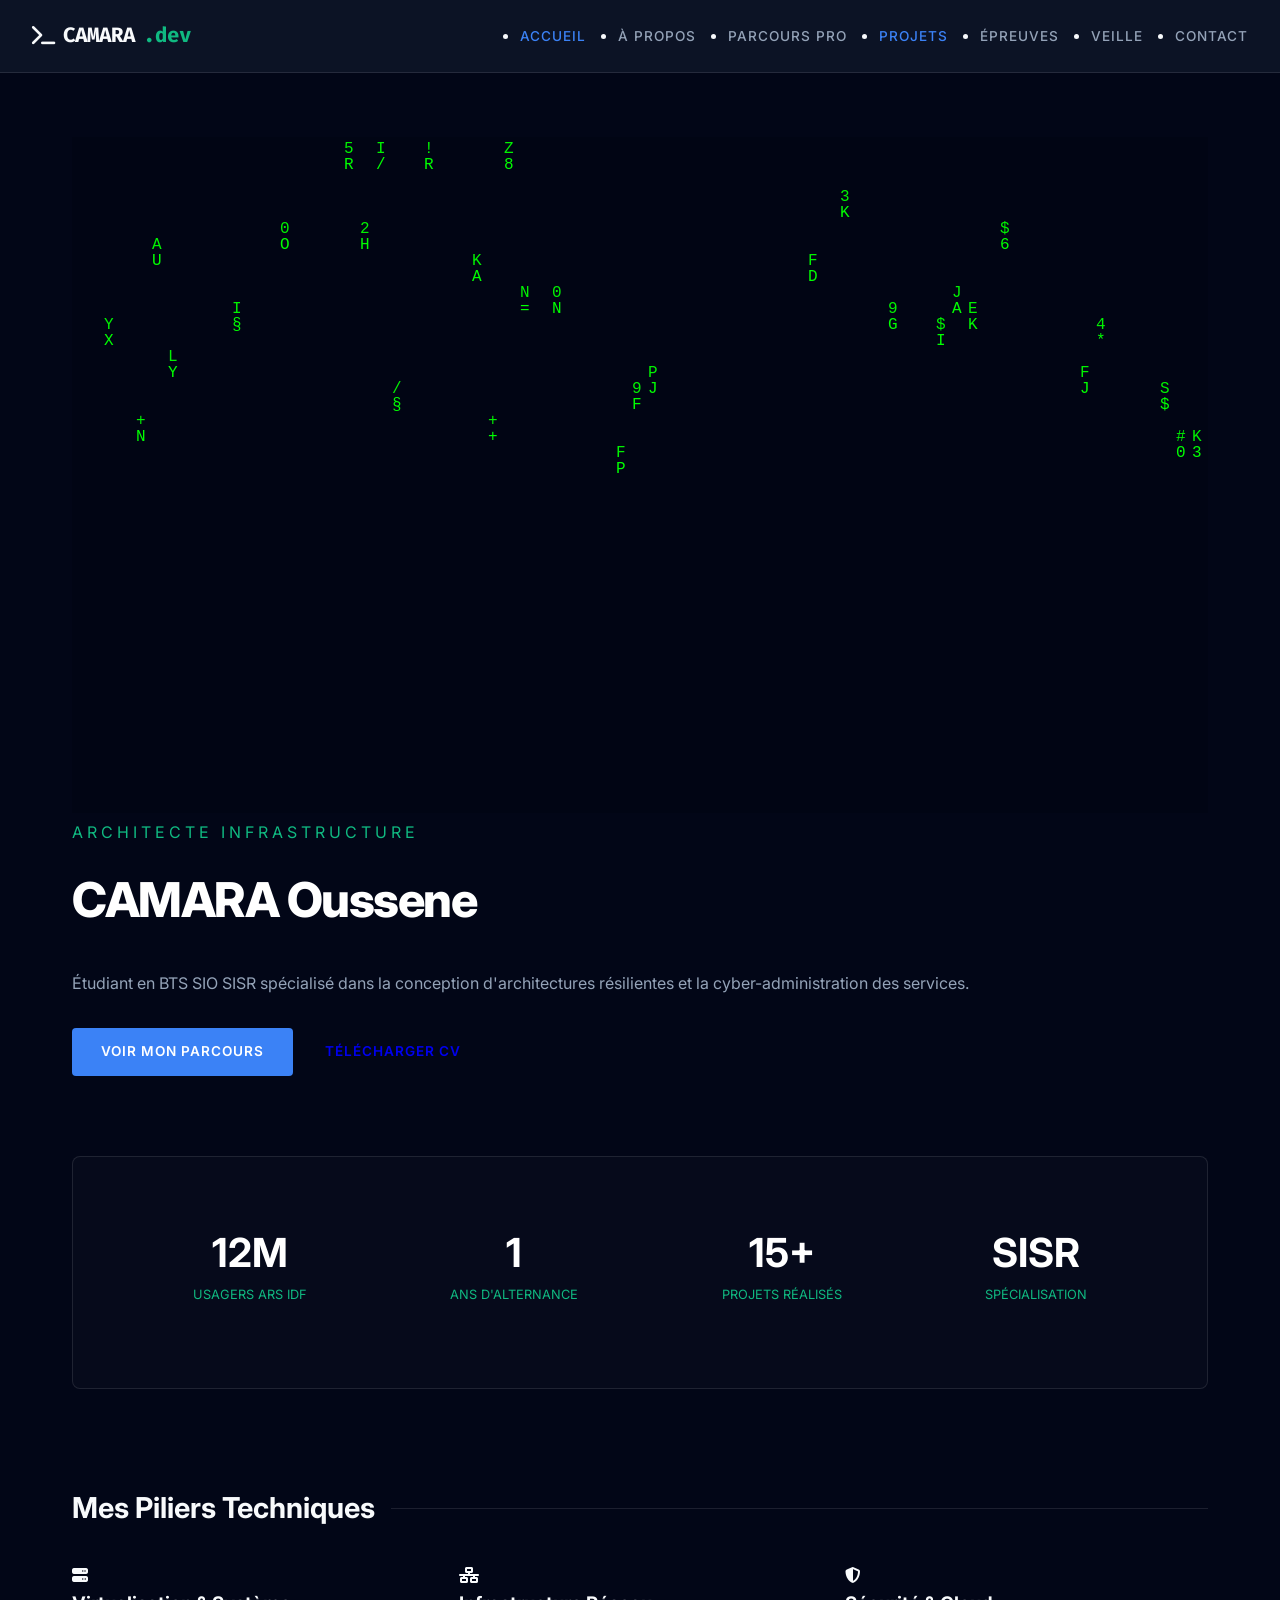
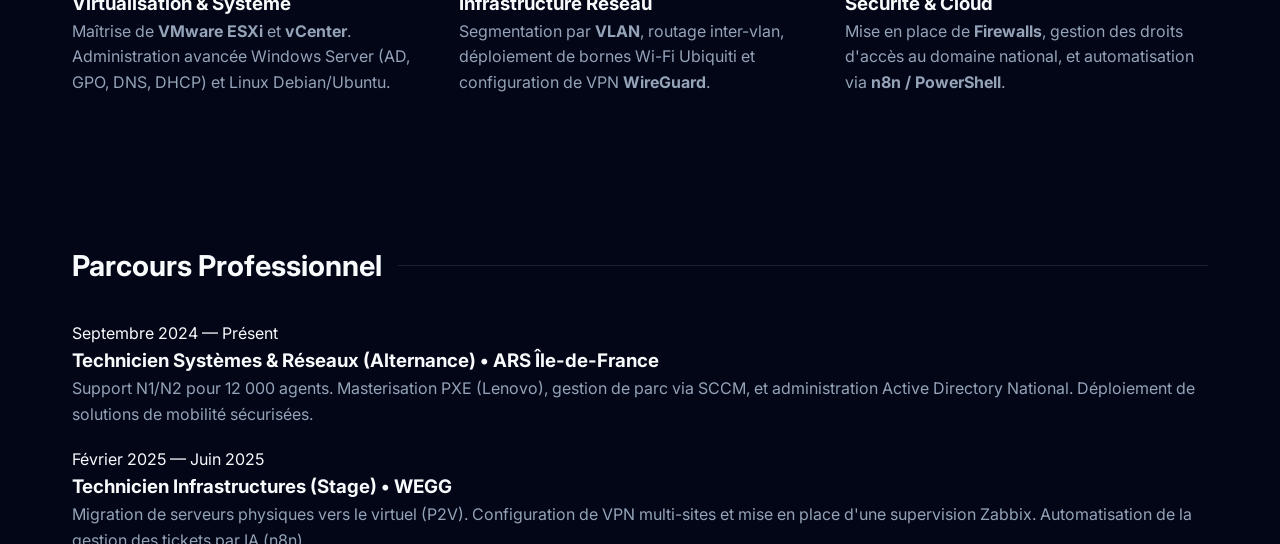
<file: index.html>
<!DOCTYPE html>
<html lang="fr">
<head>
    <meta charset="UTF-8">
    <meta name="viewport" content="width=device-width, initial-scale=1.0">
    <title>CAMARA Oussene | Portfolio BTS SIO SISR</title>
    <link rel="stylesheet" href="assets/css/style.css">
    <link href="https://fonts.googleapis.com/css2?family=Fira+Code:wght@500&display=swap" rel="stylesheet">
    <link rel="stylesheet" href="https://cdnjs.cloudflare.com/ajax/libs/font-awesome/6.4.0/css/all.min.css">
</head>
<body>
    <header>
    <div class="header-container">
        <a href="index.html" class="logo" style="text-decoration: none;">
            <i class="fas fa-terminal"></i> CAMARA<span>.dev</span>
        </a>
        
        <div class="menu-toggle" id="mobile-menu">
            <i class="fas fa-bars"></i>
        </div>

       <nav>
                <ul class="nav-links">
                    <li><a href="index.html">Accueil</a></li>
                    <li><a href="about.html">À propos</a></li>
                    <li><a href="Entreprise.html">Parcours Pro</a></li>
                    <li><a href="projet.html" class="active">Projets</a></li>
                    <li><a href="epreuve.html">Épreuves</a></li>
                    <li><a href="veille.html">Veille</a></li>
                    <li><a href="contact.html">Contact</a></li>
                </ul>
            </nav>
    </div>
</header>

    <main>
    <section class="hero-animated">
        <canvas id="matrixCanvas"></canvas>
        <div class="hero-text-content">
            <p style="text-transform: uppercase; letter-spacing: 4px; color: var(--accent); margin-bottom: 1rem;">Architecte Infrastructure</p>
            <h1>CAMARA Oussene</h1>
            <p>Étudiant en BTS SIO SISR spécialisé dans la conception d'architectures résilientes et la cyber-administration des services.</p>
            <div style="margin-top: 2rem;">
                <a href="Entreprise.html" class="btn btn-primary">Voir mon parcours</a>
                <a href="assets/CV/camara-oussene-cv.pdf" target="_blank" class="btn btn-outline">Télécharger CV</a>
            </div>
        </div>
    </section>

    <section style="display: flex; justify-content: space-around; flex-wrap: wrap; gap: 2rem; margin-bottom: 6rem; padding: 4rem; background: rgba(255,255,255,0.02); border-radius: 8px; border: 1px solid var(--border);">
        <div style="text-align: center;">
            <h4 style="font-size: 2.5rem; color: #fff;">12M</h4>
            <p style="font-size: 0.8rem; text-transform: uppercase; color: var(--accent);">Usagers ARS IdF</p>
        </div>
        <div style="text-align: center;">
            <h4 style="font-size: 2.5rem; color: #fff;">1</h4>
            <p style="font-size: 0.8rem; text-transform: uppercase; color: var(--accent);">Ans d'alternance</p>
        </div>
        <div style="text-align: center;">
            <h4 style="font-size: 2.5rem; color: #fff;">15+</h4>
            <p style="font-size: 0.8rem; text-transform: uppercase; color: var(--accent);">Projets réalisés</p>
        </div>
        <div style="text-align: center;">
            <h4 style="font-size: 2.5rem; color: #fff;">SISR</h4>
            <p style="font-size: 0.8rem; text-transform: uppercase; color: var(--accent);">Spécialisation</p>
        </div>
    </section>

    <h2 class="section-title">Mes Piliers Techniques</h2>
    <div class="grid-3">
        <div class="expertise-card">
            <i class="fas fa-server"></i>
            <h3>Virtualisation & Système</h3>
            <p>Maîtrise de <strong>VMware ESXi</strong> et <strong>vCenter</strong>. Administration avancée Windows Server (AD, GPO, DNS, DHCP) et Linux Debian/Ubuntu.</p>
        </div>
        <div class="expertise-card">
            <i class="fas fa-network-wired"></i>
            <h3>Infrastructure Réseau</h3>
            <p>Segmentation par <strong>VLAN</strong>, routage inter-vlan, déploiement de bornes Wi-Fi Ubiquiti et configuration de VPN <strong>WireGuard</strong>.</p>
        </div>
        <div class="expertise-card">
            <i class="fas fa-shield-alt"></i>
            <h3>Sécurité & Cloud</h3>
            <p>Mise en place de <strong>Firewalls</strong>, gestion des droits d'accès au domaine national, et automatisation via <strong>n8n / PowerShell</strong>.</p>
        </div>
    </div>

    <h2 class="section-title" style="margin-top: 8rem;">Parcours Professionnel</h2>
    <div class="timeline-container">
        <div class="timeline-item">
            <div class="timeline-content">
                <span class="timeline-date">Septembre 2024 — Présent</span>
                <h3>Technicien Systèmes & Réseaux (Alternance) • ARS Île-de-France</h3>
                <p>Support N1/N2 pour 12 000 agents. Masterisation PXE (Lenovo), gestion de parc via SCCM, et administration Active Directory National. Déploiement de solutions de mobilité sécurisées.</p>
            </div>
        </div>
        <div class="timeline-item">
            <div class="timeline-content">
                <span class="timeline-date">Février 2025 — Juin 2025</span>
                <h3>Technicien Infrastructures (Stage) • WEGG</h3>
                <p>Migration de serveurs physiques vers le virtuel (P2V). Configuration de VPN multi-sites et mise en place d'une supervision Zabbix. Automatisation de la gestion des tickets par IA (n8n).</p>
            </div>
        </div>
    </div>
</main>

    <footer>
        <p>&copy; 2025 • CAMARA Oussene • BTS SIO SISR</p>
    </footer>
    <script src="assets/js/script.js"></script>
</body>
</html>
</file>
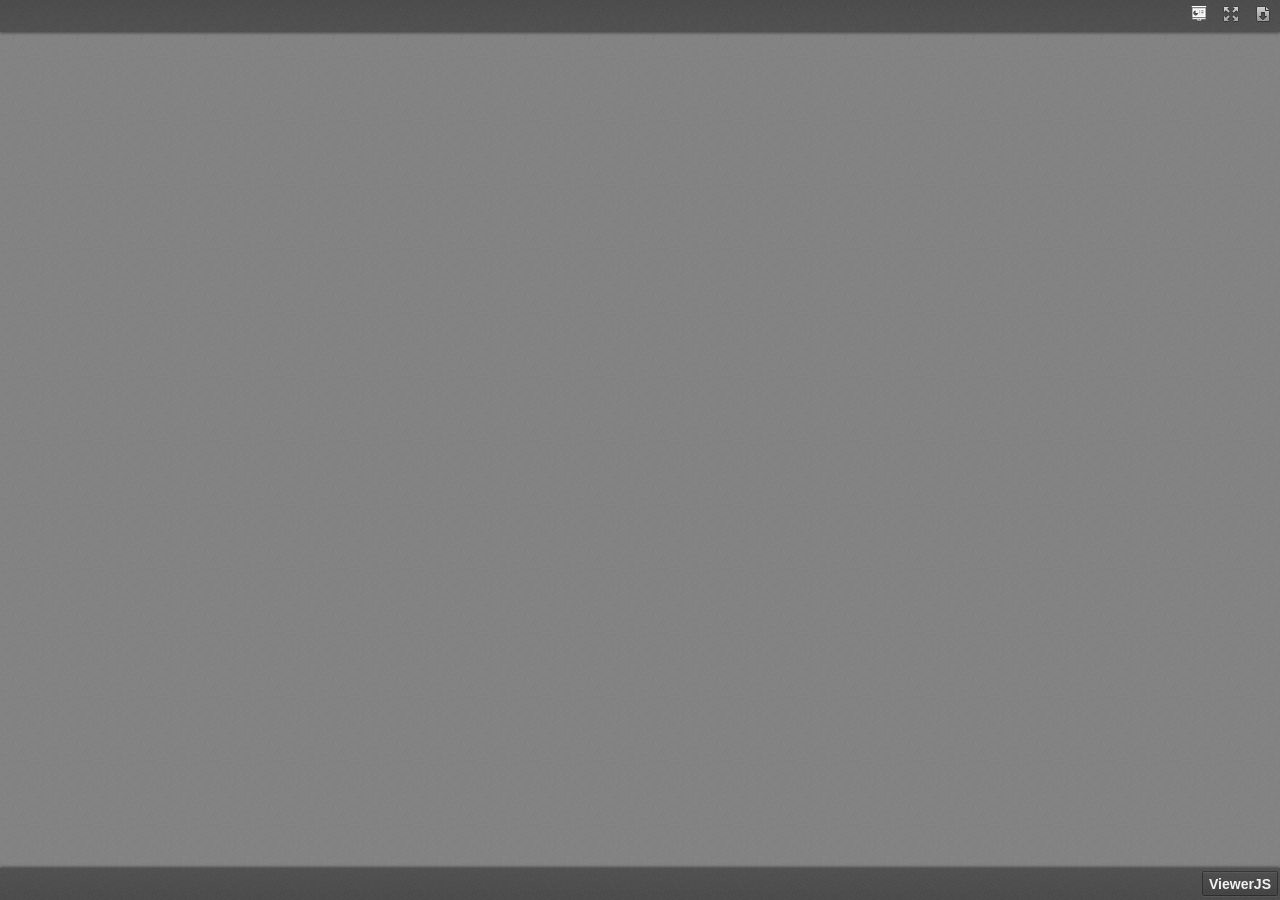
<file: ViewerJS/index.html>
<!DOCTYPE html>
<html dir="ltr" lang="en-US">
    <head>
        <meta http-equiv="Content-Type" content="text/html; charset=utf-8"/>

<!--
This is a generated file. DO NOT EDIT.

Copyright (C) 2012-2015 KO GmbH <copyright@kogmbh.com>

@licstart
This file is the compiled version of the ViewerJS module.

ViewerJS is free software: you can redistribute it and/or modify it
under the terms of the GNU Affero General Public License (GNU AGPL)
as published by the Free Software Foundation, either version 3 of
the License, or (at your option) any later version.

ViewerJS is distributed in the hope that it will be useful, but
WITHOUT ANY WARRANTY; without even the implied warranty of
MERCHANTABILITY or FITNESS FOR A PARTICULAR PURPOSE.  See the
GNU Affero General Public License for more details.

You should have received a copy of the GNU Affero General Public License
along with ViewerJS.  If not, see <http://www.gnu.org/licenses/>.
@licend

@source: http://viewerjs.org/
@source: http://github.com/kogmbh/ViewerJS
-->

        <title>ViewerJS</title>
        <!-- If you want to use custom CSS (@font-face rules, for example) you should uncomment
             the following reference and use a local.css file for that. See the example.local.css
             file for a sample.
        <link rel="stylesheet" type="text/css" href="local.css" media="screen"/>
        -->
        <meta name="viewport" content="width=device-width, initial-scale=1.0, user-scalable=no, minimum-scale=1.0, maximum-scale=1.0"/>
                <script type="text/javascript">
            ////<![CDATA[
var ODFViewerPlugin_css="@namespace cursor url(urn:webodf:names:cursor);.caret {opacity: 0 !important;}";function ODFViewerPlugin(){function b(b){var a=document.createElement("script");a.async=!1;a.src="./webodf.js";a.type="text/javascript";a.onload=function(){runtime.loadClass("gui.HyperlinkClickHandler");runtime.loadClass("odf.OdfCanvas");runtime.loadClass("ops.Session");runtime.loadClass("gui.CaretManager");runtime.loadClass("gui.HyperlinkTooltipView");runtime.loadClass("gui.SessionController");runtime.loadClass("gui.SvgSelectionView");runtime.loadClass("gui.SelectionViewManager");runtime.loadClass("gui.ShadowCursor");
runtime.loadClass("gui.SessionView");b()};document.head.appendChild(a);a=document.createElementNS(document.head.namespaceURI,"style");a.setAttribute("media","screen, print, handheld, projection");a.setAttribute("type","text/css");a.appendChild(document.createTextNode(ODFViewerPlugin_css));document.head.appendChild(a)}var r=this,f=null,x=null,s=null,k=null;this.initialize=function(q,a){b(function(){var e,c,b,q,l,z,u,v;x=document.getElementById("canvas");f=new odf.OdfCanvas(x);f.load(a);f.addListener("statereadychange",
function(){s=f.odfContainer().rootElement;k=f.odfContainer().getDocumentType(s);if("text"===k){f.enableAnnotations(!0,!1);e=new ops.Session(f);b=e.getOdtDocument();q=new gui.ShadowCursor(b);c=new gui.SessionController(e,"localuser",q,{});v=c.getEventManager();z=new gui.CaretManager(c,f.getViewport());l=new gui.SelectionViewManager(gui.SvgSelectionView);new gui.SessionView({caretAvatarsInitiallyVisible:!1},"localuser",e,c.getSessionConstraints(),z,l);l.registerCursor(q);u=new gui.HyperlinkTooltipView(f,
c.getHyperlinkClickHandler().getModifier);v.subscribe("mousemove",u.showTooltip);v.subscribe("mouseout",u.hideTooltip);var a=new ops.OpAddMember;a.init({memberid:"localuser",setProperties:{fillName:runtime.tr("Unknown Author"),color:"blue"}});e.enqueue([a]);c.insertLocalCursor()}r.onLoad()})})};this.isSlideshow=function(){return"presentation"===k};this.onLoad=function(){};this.fitToWidth=function(b){f.fitToWidth(b)};this.fitToHeight=function(b){f.fitToHeight(b)};this.fitToPage=function(b,a){f.fitToContainingElement(b,
a)};this.fitSmart=function(b){f.fitSmart(b)};this.getZoomLevel=function(){return f.getZoomLevel()};this.setZoomLevel=function(b){f.setZoomLevel(b)};this.getPages=function(){var b=Array.prototype.slice.call(s.getElementsByTagNameNS("urn:oasis:names:tc:opendocument:xmlns:drawing:1.0","page")),a=[],e,c;for(e=0;e<b.length;e+=1)c=[b[e].getAttribute("draw:name"),b[e]],a.push(c);return a};this.showPage=function(b){f.showPage(b)};this.getPluginName=function(){return"WebODF"};this.getPluginVersion=function(){return"undefined"!==
String(typeof webodf)?webodf.Version:"Unknown"};this.getPluginURL=function(){return"http://webodf.org"}};var PDFViewerPlugin_css=".page {margin: 7px auto 7px auto;position: relative;overflow: hidden;background-clip: content-box;background-color: white;box-shadow:         0px 0px 7px rgba(0, 0, 0, 0.75);-webkit-box-shadow: 0px 0px 7px rgba(0, 0, 0, 0.75);-moz-box-shadow:    0px 0px 7px rgba(0, 0, 0, 0.75);-ms-box-shadow:    0px 0px 7px rgba(0, 0, 0, 0.75);-o-box-shadow:    0px 0px 7px rgba(0, 0, 0, 0.75);}.textLayer {position: absolute;left: 0;top: 0;right: 0;bottom: 0;color: #000;font-family: sans-serif;overflow: hidden;}.textLayer > div {color: transparent;position: absolute;line-height: 1;white-space: pre;cursor: text;}::selection { background:rgba(0,0,255,0.3); }::-moz-selection { background:rgba(0,0,255,0.3); }";function PDFViewerPlugin(){function b(d,a){var b=document.createElement("script");b.async=!1;b.src=d;b.type="text/javascript";b.onload=a||b.onload;document.getElementsByTagName("head")[0].appendChild(b)}function r(d){var a;b("./compatibility.js",function(){b("./pdf.js");b("./ui_utils.js");b("./text_layer_builder.js");b("./pdfjsversion.js",d)});a=document.createElementNS(document.head.namespaceURI,"style");a.setAttribute("media","screen, print, handheld, projection");a.setAttribute("type","text/css");
a.appendChild(document.createTextNode(PDFViewerPlugin_css));document.head.appendChild(a)}function f(d){if("none"===d.style.display)return!1;var a=u.scrollTop,b=a+u.clientHeight,c=d.offsetTop;d=c+d.clientHeight;return c>=a&&c<b||d>=a&&d<b||c<a&&d>=b}function x(d,a,b){var e=c[d.pageIndex],f=e.getElementsByTagName("canvas")[0],h=e.getElementsByTagName("div")[0],k="scale("+g+", "+g+")";e.style.width=a+"px";e.style.height=b+"px";f.width=a;f.height=b;h.style.width=a+"px";h.style.height=b+"px";CustomStyle.setProp("transform",
h,k);CustomStyle.setProp("transformOrigin",h,"0% 0%");t[d.pageIndex]=t[d.pageIndex]===l.RUNNING?l.RUNNINGOUTDATED:l.BLANK}function s(d){var a,b;t[d.pageIndex]===l.BLANK&&(t[d.pageIndex]=l.RUNNING,a=c[d.pageIndex],b=B[d.pageIndex],a=a.getElementsByTagName("canvas")[0],d.render({canvasContext:a.getContext("2d"),textLayer:b,viewport:d.getViewport(g)}).promise.then(function(){t[d.pageIndex]===l.RUNNINGOUTDATED?(t[d.pageIndex]=l.BLANK,s(d)):t[d.pageIndex]=l.FINISHED}))}function k(){var d=!a.isSlideshow();
c.forEach(function(a){d&&(a.style.display="block");u.appendChild(a)});a.showPage(1);a.onLoad()}function q(d){var a,b,f,m,h,n;a=d.pageIndex+1;n=d.getViewport(g);h=document.createElement("div");h.id="pageContainer"+a;h.className="page";h.style.display="none";m=document.createElement("canvas");m.id="canvas"+a;b=document.createElement("div");b.className="textLayer";b.id="textLayer"+a;h.appendChild(m);h.appendChild(b);e[d.pageIndex]=d;c[d.pageIndex]=h;t[d.pageIndex]=l.BLANK;x(d,n.width,n.height);y<n.width&&
(y=n.width);w<n.height&&(w=n.height);n.width<n.height&&(p=!1);f=new TextLayerBuilder({textLayerDiv:b,viewport:n,pageIndex:a-1});d.getTextContent().then(function(a){f.setTextContent(a);f.render(z)});B[d.pageIndex]=f;E+=1;E===v.numPages&&k()}var a=this,e=[],c=[],B=[],t=[],l={BLANK:0,RUNNING:1,FINISHED:2,RUNNINGOUTDATED:3},z=200,u=null,v=null,p=!0,g=1,A=1,y=0,w=0,E=0;this.initialize=function(a,b){var c;r(function(){PDFJS.workerSrc="./pdf.worker.js";PDFJS.getDocument(b).then(function(b){v=b;u=a;for(c=
0;c<v.numPages;c+=1)v.getPage(c+1).then(q)})})};this.isSlideshow=function(){return p};this.onLoad=function(){};this.getPages=function(){return c};this.fitToWidth=function(d){y!==d&&(d/=y,a.setZoomLevel(d))};this.fitToHeight=function(d){w!==d&&(d/=w,a.setZoomLevel(d))};this.fitToPage=function(d,b){var c=d/y;b/w<c&&(c=b/w);a.setZoomLevel(c)};this.fitSmart=function(d,b){var c=d/y;b&&b/w<c&&(c=b/w);c=Math.min(1,c);a.setZoomLevel(c)};this.setZoomLevel=function(a){var b;if(g!==a)for(g=a,a=0;a<e.length;a+=
1)b=e[a].getViewport(g),x(e[a],b.width,b.height)};this.getZoomLevel=function(){return g};this.onScroll=function(){var a;for(a=0;a<c.length;a+=1)f(c[a])&&s(e[a])};this.getPageInView=function(){var b;if(a.isSlideshow())return A;for(b=0;b<c.length;b+=1)if(f(c[b]))return b+1};this.showPage=function(b){a.isSlideshow()?(c[A-1].style.display="none",A=b,s(e[b-1]),c[b-1].style.display="block"):(b=c[b-1],b.parentNode.scrollTop=b.offsetTop)};this.getPluginName=function(){return"PDF.js"};this.getPluginVersion=
function(){return"undefined"!==String(typeof pdfjs_version)?pdfjs_version:"From Source"};this.getPluginURL=function(){return"https://github.com/mozilla/pdf.js/"}};var ViewerJS_version="0.5.8";var viewer_css="* {padding: 0;margin: 0;}html > body {font-family: sans-serif;overflow: hidden;}.titlebar > span,.toolbarLabel,input,button,select {font: message-box;}#titlebar {position: absolute;z-index: 2;top: 0px;left: 0px;height: 32px;width: 100%;overflow: hidden;-webkit-box-shadow: 0px 1px 3px rgba(50, 50, 50, 0.75);-moz-box-shadow:    0px 1px 3px rgba(50, 50, 50, 0.75);box-shadow:         0px 1px 3px rgba(50, 50, 50, 0.75);background-image: url(images/texture.png), linear-gradient(rgba(69, 69, 69, .95), rgba(82, 82, 82, .99));background-image: url(images/texture.png), -webkit-linear-gradient(rgba(69, 69, 69, .95), rgba(82, 82, 82, .99));background-image: url(images/texture.png), -moz-linear-gradient(rgba(69, 69, 69, .95), rgba(82, 82, 82, .99));background-image: url(images/texture.png), -ms-linear-gradient(rgba(69, 69, 69, .95), rgba(82, 82, 82, .99));background-image: url(images/texture.png), -o-linear-gradient(rgba(69, 69, 69, .95), rgba(82, 82, 82, .99));}#titlebar a, #aboutDialog a, #titlebar a:visited, #aboutDialog a:visited {color: #ccc;}#documentName {margin-right: 10px;margin-left: 10px;margin-top: 8px;color: #F2F2F2;line-height: 14px;font-family: sans-serif;}#documentName {font-size: 14px;}#toolbarContainer {position: absolute;z-index: 2;bottom: 0px;left: 0px;height: 32px;width: 100%;overflow: hidden;-webkit-box-shadow: 0px -1px 3px rgba(50, 50, 50, 0.75);-moz-box-shadow:    0px -1px 3px rgba(50, 50, 50, 0.75);box-shadow:         0px -1px 3px rgba(50, 50, 50, 0.75);background-image: url(images/texture.png), linear-gradient(rgba(82, 82, 82, .99), rgba(69, 69, 69, .95));background-image: url(images/texture.png), -webkit-linear-gradient(rgba(82, 82, 82, .99), rgba(69, 69, 69, .95));background-image: url(images/texture.png), -moz-linear-gradient(rgba(82, 82, 82, .99), rgba(69, 69, 69, .95));background-image: url(images/texture.png), -ms-linear-gradient(rgba(82, 82, 82, .99), rgba(69, 69, 69, .95));background-image: url(images/texture.png), -o-linear-gradient(rgba(82, 82, 82, .99), rgba(69, 69, 69, .95));}#toolbar {position: relative;}#toolbarMiddleContainer, #toolbarLeft {visibility: hidden;}html[dir='ltr'] #toolbarLeft {margin-left: -1px;}html[dir='rtl'] #toolbarRight,html[dir='rtl'] #titlebarRight {margin-left: -1px;}html[dir='ltr'] #toolbarLeft,html[dir='rtl'] #toolbarRight,html[dir='rtl'] #titlebarRight {position: absolute;top: 0;left: 0;}html[dir='rtl'] #toolbarLeft,html[dir='ltr'] #toolbarRight,html[dir='ltr'] #titlebarRight {position: absolute;top: 0;right: 0;}html[dir='ltr'] #toolbarLeft > *,html[dir='ltr'] #toolbarMiddle > *,html[dir='ltr'] #toolbarRight > *,html[dir='ltr'] #titlebarRight > * {float: left;}html[dir='rtl'] #toolbarLeft > *,html[dir='rtl'] #toolbarMiddle > *,html[dir='rtl'] #toolbarRight > *,html[dir='rtl'] #titlebarRight > * {float: right;}html[dir='ltr'] .outerCenter {float: right;position: relative;right: 50%;}html[dir='rtl'] .outerCenter {float: left;position: relative;left: 50%;}html[dir='ltr'] .innerCenter {float: right;position: relative;right: -50%;}html[dir='rtl'] .innerCenter {float: left;position: relative;left: -50%;}html[dir='ltr'] .splitToolbarButton {margin: 3px 2px 4px 0;display: inline-block;}html[dir='rtl'] .splitToolbarButton {margin: 3px 0 4px 2px;display: inline-block;}html[dir='ltr'] .splitToolbarButton > .toolbarButton {border-radius: 0;float: left;}html[dir='rtl'] .splitToolbarButton > .toolbarButton {border-radius: 0;float: right;}.splitToolbarButton.toggled .toolbarButton {margin: 0;}.toolbarButton {border: 0 none;background-color: rgba(0, 0, 0, 0);min-width: 32px;height: 25px;border-radius: 2px;background-image: none;}html[dir='ltr'] .toolbarButton,html[dir='ltr'] .dropdownToolbarButton {margin: 3px 2px 4px 0;}html[dir='rtl'] .toolbarButton,html[dir='rtl'] .dropdownToolbarButton {margin: 3px 0 4px 2px;}.toolbarButton:hover,.toolbarButton:focus,.dropdownToolbarButton {background-color: hsla(0,0%,0%,.12);background-image: linear-gradient(hsla(0,0%,100%,.05), hsla(0,0%,100%,0));background-image: -webkit-linear-gradient(hsla(0,0%,100%,.05), hsla(0,0%,100%,0));background-image: -moz-linear-gradient(hsla(0,0%,100%,.05), hsla(0,0%,100%,0));background-image: -ms-linear-gradient(hsla(0,0%,100%,.05), hsla(0,0%,100%,0));background-image: -o-linear-gradient(hsla(0,0%,100%,.05), hsla(0,0%,100%,0));background-clip: padding-box;border: 1px solid hsla(0,0%,0%,.35);border-color: hsla(0,0%,0%,.32) hsla(0,0%,0%,.38) hsla(0,0%,0%,.42);box-shadow: 0 1px 0 hsla(0,0%,100%,.05) inset,0 0 1px hsla(0,0%,100%,.15) inset,0 1px 0 hsla(0,0%,100%,.05);}.toolbarButton:hover:active,.dropdownToolbarButton:hover:active {background-color: hsla(0,0%,0%,.2);background-image: linear-gradient(hsla(0,0%,100%,.05), hsla(0,0%,100%,0));background-image: -webkit-linear-gradient(hsla(0,0%,100%,.05), hsla(0,0%,100%,0));background-image: -moz-linear-gradient(hsla(0,0%,100%,.05), hsla(0,0%,100%,0));background-image: -ms-linear-gradient(hsla(0,0%,100%,.05), hsla(0,0%,100%,0));background-image: -o-linear-gradient(hsla(0,0%,100%,.05), hsla(0,0%,100%,0));border-color: hsla(0,0%,0%,.35) hsla(0,0%,0%,.4) hsla(0,0%,0%,.45);box-shadow: 0 1px 1px hsla(0,0%,0%,.1) inset,0 0 1px hsla(0,0%,0%,.2) inset,0 1px 0 hsla(0,0%,100%,.05);}.splitToolbarButton:hover > .toolbarButton,.splitToolbarButton:focus > .toolbarButton,.splitToolbarButton.toggled > .toolbarButton,.toolbarButton.textButton {background-color: hsla(0,0%,0%,.12);background-image: -webkit-linear-gradient(hsla(0,0%,100%,.05), hsla(0,0%,100%,0));background-image: -moz-linear-gradient(hsla(0,0%,100%,.05), hsla(0,0%,100%,0));background-image: -ms-linear-gradient(hsla(0,0%,100%,.05), hsla(0,0%,100%,0));background-image: -o-linear-gradient(hsla(0,0%,100%,.05), hsla(0,0%,100%,0));background-image: linear-gradient(hsla(0,0%,100%,.05), hsla(0,0%,100%,0));background-clip: padding-box;border: 1px solid hsla(0,0%,0%,.35);border-color: hsla(0,0%,0%,.32) hsla(0,0%,0%,.38) hsla(0,0%,0%,.42);box-shadow: 0 1px 0 hsla(0,0%,100%,.05) inset,0 0 1px hsla(0,0%,100%,.15) inset,0 1px 0 hsla(0,0%,100%,.05);-webkit-transition-property: background-color, border-color, box-shadow;-webkit-transition-duration: 150ms;-webkit-transition-timing-function: ease;-moz-transition-property: background-color, border-color, box-shadow;-moz-transition-duration: 150ms;-moz-transition-timing-function: ease;-ms-transition-property: background-color, border-color, box-shadow;-ms-transition-duration: 150ms;-ms-transition-timing-function: ease;-o-transition-property: background-color, border-color, box-shadow;-o-transition-duration: 150ms;-o-transition-timing-function: ease;transition-property: background-color, border-color, box-shadow;transition-duration: 150ms;transition-timing-function: ease;}.splitToolbarButton > .toolbarButton:hover,.splitToolbarButton > .toolbarButton:focus,.dropdownToolbarButton:hover,.toolbarButton.textButton:hover,.toolbarButton.textButton:focus {background-color: hsla(0,0%,0%,.2);box-shadow: 0 1px 0 hsla(0,0%,100%,.05) inset,0 0 1px hsla(0,0%,100%,.15) inset,0 0 1px hsla(0,0%,0%,.05);z-index: 199;}.splitToolbarButton:hover > .toolbarButton,.splitToolbarButton:focus > .toolbarButton,.splitToolbarButton.toggled > .toolbarButton,.toolbarButton.textButton {background-color: hsla(0,0%,0%,.12);background-image: -webkit-linear-gradient(hsla(0,0%,100%,.05), hsla(0,0%,100%,0));background-image: -moz-linear-gradient(hsla(0,0%,100%,.05), hsla(0,0%,100%,0));background-image: -ms-linear-gradient(hsla(0,0%,100%,.05), hsla(0,0%,100%,0));background-image: -o-linear-gradient(hsla(0,0%,100%,.05), hsla(0,0%,100%,0));background-image: linear-gradient(hsla(0,0%,100%,.05), hsla(0,0%,100%,0));background-clip: padding-box;border: 1px solid hsla(0,0%,0%,.35);border-color: hsla(0,0%,0%,.32) hsla(0,0%,0%,.38) hsla(0,0%,0%,.42);box-shadow: 0 1px 0 hsla(0,0%,100%,.05) inset,0 0 1px hsla(0,0%,100%,.15) inset,0 1px 0 hsla(0,0%,100%,.05);-webkit-transition-property: background-color, border-color, box-shadow;-webkit-transition-duration: 150ms;-webkit-transition-timing-function: ease;-moz-transition-property: background-color, border-color, box-shadow;-moz-transition-duration: 150ms;-moz-transition-timing-function: ease;-ms-transition-property: background-color, border-color, box-shadow;-ms-transition-duration: 150ms;-ms-transition-timing-function: ease;-o-transition-property: background-color, border-color, box-shadow;-o-transition-duration: 150ms;-o-transition-timing-function: ease;transition-property: background-color, border-color, box-shadow;transition-duration: 150ms;transition-timing-function: ease;}.splitToolbarButton > .toolbarButton:hover,.splitToolbarButton > .toolbarButton:focus,.dropdownToolbarButton:hover,.toolbarButton.textButton:hover,.toolbarButton.textButton:focus {background-color: hsla(0,0%,0%,.2);box-shadow: 0 1px 0 hsla(0,0%,100%,.05) inset,0 0 1px hsla(0,0%,100%,.15) inset,0 0 1px hsla(0,0%,0%,.05);z-index: 199;}.dropdownToolbarButton {border: 1px solid #333 !important;}.toolbarButton,.dropdownToolbarButton {min-width: 16px;padding: 2px 6px 2px;border: 1px solid transparent;border-radius: 2px;color: hsl(0,0%,95%);font-size: 12px;line-height: 14px;-webkit-user-select:none;-moz-user-select:none;-ms-user-select:none;cursor: default;-webkit-transition-property: background-color, border-color, box-shadow;-webkit-transition-duration: 150ms;-webkit-transition-timing-function: ease;-moz-transition-property: background-color, border-color, box-shadow;-moz-transition-duration: 150ms;-moz-transition-timing-function: ease;-ms-transition-property: background-color, border-color, box-shadow;-ms-transition-duration: 150ms;-ms-transition-timing-function: ease;-o-transition-property: background-color, border-color, box-shadow;-o-transition-duration: 150ms;-o-transition-timing-function: ease;transition-property: background-color, border-color, box-shadow;transition-duration: 150ms;transition-timing-function: ease;}html[dir='ltr'] .toolbarButton,html[dir='ltr'] .dropdownToolbarButton {margin: 3px 2px 4px 0;}html[dir='rtl'] .toolbarButton,html[dir='rtl'] .dropdownToolbarButton {margin: 3px 0 4px 2px;}.splitToolbarButton:hover > .splitToolbarButtonSeparator,.splitToolbarButton.toggled > .splitToolbarButtonSeparator {padding: 12px 0;margin: 0;box-shadow: 0 0 0 1px hsla(0,0%,100%,.03);-webkit-transition-property: padding;-webkit-transition-duration: 10ms;-webkit-transition-timing-function: ease;-moz-transition-property: padding;-moz-transition-duration: 10ms;-moz-transition-timing-function: ease;-ms-transition-property: padding;-ms-transition-duration: 10ms;-ms-transition-timing-function: ease;-o-transition-property: padding;-o-transition-duration: 10ms;-o-transition-timing-function: ease;transition-property: padding;transition-duration: 10ms;transition-timing-function: ease;}.toolbarButton.toggled:hover:active,.splitToolbarButton > .toolbarButton:hover:active {background-color: hsla(0,0%,0%,.4);border-color: hsla(0,0%,0%,.4) hsla(0,0%,0%,.5) hsla(0,0%,0%,.55);box-shadow: 0 1px 1px hsla(0,0%,0%,.2) inset,0 0 1px hsla(0,0%,0%,.3) inset,0 1px 0 hsla(0,0%,100%,.05);}html[dir='ltr'] .splitToolbarButton > .toolbarButton:first-child,html[dir='rtl'] .splitToolbarButton > .toolbarButton:last-child {position: relative;margin: 0;margin-left: 4px;margin-right: -1px;border-top-left-radius: 2px;border-bottom-left-radius: 2px;border-right-color: transparent;}html[dir='ltr'] .splitToolbarButton > .toolbarButton:last-child,html[dir='rtl'] .splitToolbarButton > .toolbarButton:first-child {position: relative;margin: 0;margin-left: -1px;border-top-right-radius: 2px;border-bottom-right-radius: 2px;border-left-color: transparent;}.splitToolbarButtonSeparator {padding: 8px 0;width: 1px;background-color: hsla(0,0%,00%,.5);z-index: 99;box-shadow: 0 0 0 1px hsla(0,0%,100%,.08);display: inline-block;margin: 5px 0;}html[dir='ltr'] .splitToolbarButtonSeparator {float:left;}html[dir='rtl'] .splitToolbarButtonSeparator {float:right;}.dropdownToolbarButton {min-width: 120px;max-width: 120px;padding: 4px 2px 4px;overflow: hidden;background: url(images/toolbarButton-menuArrows.png) no-repeat;}.dropdownToolbarButton > select {-webkit-appearance: none;-moz-appearance: none;min-width: 140px;font-size: 12px;color: hsl(0,0%,95%);margin:0;padding:0;border:none;background: rgba(0,0,0,0);}.dropdownToolbarButton > select > option {background: hsl(0,0%,24%);}#pageWidthOption {border-bottom: 1px rgba(255, 255, 255, .5) solid;}html[dir='ltr'] .dropdownToolbarButton {background-position: 95%;}html[dir='rtl'] .dropdownToolbarButton {background-position: 5%;}.toolbarButton.fullscreen::before {display: inline-block;content: url(images/toolbarButton-fullscreen.png);}.toolbarButton.presentation::before {display: inline-block;content: url(images/toolbarButton-presentation.png);}.toolbarButton.download::before {display: inline-block;content: url(images/toolbarButton-download.png);}.toolbarButton.about {color: #F2F2F2;font-size: 14px;font-weight: bold;line-height: 14px;font-family: sans-serif;}.toolbarButton.about::before {display: inline-block;}.toolbarButton.zoomOut::before {display: inline-block;content: url(images/toolbarButton-zoomOut.png);}.toolbarButton.zoomIn::before {display: inline-block;content: url(images/toolbarButton-zoomIn.png);}.toolbarButton.pageUp::before {display: inline-block;content: url(images/toolbarButton-pageUp.png);}.toolbarButton.pageDown::before {display: inline-block;content: url(images/toolbarButton-pageDown.png);}.toolbarField.pageNumber {min-width: 16px;text-align: right;width: 40px;}.toolbarField {padding: 3px 6px;margin: 4px 0 4px 0;border: 1px solid transparent;border-radius: 2px;background-color: hsla(0,0%,100%,.09);background-image: -moz-linear-gradient(hsla(0,0%,100%,.05), hsla(0,0%,100%,0));background-clip: padding-box;border: 1px solid hsla(0,0%,0%,.35);border-color: hsla(0,0%,0%,.32) hsla(0,0%,0%,.38) hsla(0,0%,0%,.42);box-shadow: 0 1px 0 hsla(0,0%,0%,.05) inset,0 1px 0 hsla(0,0%,100%,.05);color: hsl(0,0%,95%);font-size: 12px;line-height: 14px;outline-style: none;-moz-transition-property: background-color, border-color, box-shadow;-moz-transition-duration: 150ms;-moz-transition-timing-function: ease;}.toolbarField.pageNumber::-webkit-inner-spin-button,.toolbarField.pageNumber::-webkit-outer-spin-button {-webkit-appearance: none;margin: 0;}.toolbarField:hover {background-color: hsla(0,0%,100%,.11);border-color: hsla(0,0%,0%,.4) hsla(0,0%,0%,.43) hsla(0,0%,0%,.45);}.toolbarField:focus {background-color: hsla(0,0%,100%,.15);border-color: hsla(204,100%,65%,.8) hsla(204,100%,65%,.85) hsla(204,100%,65%,.9);}.toolbarLabel {min-width: 16px;padding: 3px 6px 3px 2px;margin: 4px 2px 4px 0;border: 1px solid transparent;border-radius: 2px;color: hsl(0,0%,85%);font-size: 12px;line-height: 14px;text-align: left;-webkit-user-select:none;-moz-user-select:none;cursor: default;}#canvasContainer {overflow: auto;padding-top: 6px;padding-bottom: 6px;position: absolute;top: 32px;right: 0;bottom: 32px;left: 0;text-align: center;background-color: #888;background-image: url(images/texture.png);}#canvasContainer.slideshow {padding: 0;overflow: hidden;}#canvasContainer.slideshow > * {margin: auto;position: absolute;top: 0;left: 0;right: 0;bottom: 0;}.presentationMode {top: 0 !important;bottom: 0 !important;background-color: black !important;cursor: default !important;}#canvas {box-shadow:         0px 0px 7px rgba(0, 0, 0, 0.75);-webkit-box-shadow: 0px 0px 7px rgba(0, 0, 0, 0.75);-moz-box-shadow:    0px 0px 7px rgba(0, 0, 0, 0.75);-ms-box-shadow:    0px 0px 7px rgba(0, 0, 0, 0.75);-o-box-shadow:    0px 0px 7px rgba(0, 0, 0, 0.75);overflow: hidden;}#sliderContainer {visibility: hidden;}#overlayNavigator {position: absolute;width: 100%;height: 0;top: calc(50% - 50px);background-color: rgba(0, 0, 0, 0);z-index: 3;opacity: 0;-webkit-transition: opacity 1s ease-out;-moz-transition: opacity 1s ease-out;transition: opacity 1s ease-out;}#previousPage {float: left;margin-left: 10px;border-top: 50px solid transparent;border-bottom: 50px solid transparent;border-right: 50px solid black;opacity: 0.5;}#nextPage {float: right;margin-right: 10px;border-top: 50px solid transparent;border-bottom: 50px solid transparent;border-left: 50px solid black;opacity: 0.5;}#previousPage:active {opacity: 0.8;}#nextPage:active {opacity: 0.8;}#overlayCloseButton {position: absolute;top: 10px;right: 10px;z-index: 3;font-size: 35px;color: white;background-color: black;opacity: 0.5;width: 40px;height: 40px;-webkit-border-radius: 20px;-moz-border-radius: 20px;border-radius: 20px;text-align: center;cursor: pointer;display: none;}#overlayCloseButton:active {background-color: red;}#aboutDialogCentererTable {display: table;width:100%;height:100%;}#aboutDialogCentererCell {vertical-align: middle;text-align:center;display: table-cell;}#aboutDialog {width: 280px;background-color: #666;color: white;text-align: center;border-radius: 2px;box-shadow: 0px 1px 6px black;padding: 5px;font-style: sans-serif;display: inline-block;}#aboutDialog h1 {font-size: 25pt;}#aboutDialog p {font-size: 10pt;}#aboutDialog > * {margin: 10px;}#dialogOverlay {position: absolute;left: 0px;top: 0px;width:100%;height:100%;z-index: 3;background-color: rgba(0,0,0,.5);overflow: auto;display: none;}#blanked {display: none;cursor: none;position: absolute;left: 0px;top: 0px;width:100%;height:100%;z-index: 3;}";var viewerTouch_css="#canvasContainer {top: 0;bottom: 0;}#overlayNavigator {height: 100px;pointer-events: none;}#nextPage, #previousPage {pointer-events: all;}#titlebar, #toolbarContainer {background-color: rgba(0, 0, 0, 0.6);background-image: none;-webkit-transition: all 0.5s;-moz-transition: all 0.5s;transition: all 0.5s;}#titlebar {top: -32px;}#titlebar.viewer-touched {top: 0px;}#toolbarContainer {bottom: -32px;}#toolbarContainer.viewer-touched {bottom: 0px;}.viewer-touched {display: block;opacity: 1 !important;}#next, #previous {display: none;}";function Viewer(b,r){function f(){var a,c,d,e,g,f;f="undefined"!==String(typeof ViewerJS_version)?ViewerJS_version:"From Source";b&&(d=b.getPluginName(),e=b.getPluginVersion(),g=b.getPluginURL());a=document.createElement("div");a.id="aboutDialogCentererTable";c=document.createElement("div");c.id="aboutDialogCentererCell";I=document.createElement("div");I.id="aboutDialog";I.innerHTML='<h1>ViewerJS</h1><p>Open Source document viewer for webpages, built with HTML and JavaScript.</p><p>Learn more and get your own copy on the <a href="http://viewerjs.org/" target="_blank">ViewerJS website</a>.</p>'+
(b?'<p>Using the <a href = "'+g+'" target="_blank">'+d+'</a> (<span id = "pluginVersion">'+e+"</span>) plugin to show you this document.</p>":"")+"<p>Version "+f+'</p><p>Supported by <a href="https://nlnet.nl" target="_blank"><br><img src="images/nlnet.png" width="160" height="60" alt="NLnet Foundation"></a></p><p>Made by <a href="http://kogmbh.com" target="_blank"><br><img src="images/kogmbh.png" width="172" height="40" alt="KO GmbH"></a></p><button id = "aboutDialogCloseButton" class = "toolbarButton textButton">Close</button>';
K.appendChild(a);a.appendChild(c);c.appendChild(I);a=document.createElement("button");a.id="about";a.className="toolbarButton textButton about";a.title="About";a.innerHTML="ViewerJS";Q.appendChild(a);a.addEventListener("click",function(){K.style.display="block"});document.getElementById("aboutDialogCloseButton").addEventListener("click",function(){K.style.display="none"})}function x(a){var b=R.options,c,d=!1,e;for(e=0;e<b.length;e+=1)c=b[e],c.value!==a?c.selected=!1:d=c.selected=!0;return d}function s(a,
b){if(a!==g.getZoomLevel()){g.setZoomLevel(a);var c=document.createEvent("UIEvents");c.initUIEvent("scalechange",!1,!1,window,0);c.scale=a;c.resetAutoSettings=b;window.dispatchEvent(c)}}function k(){var a;if(b.onScroll)b.onScroll();b.getPageInView&&(a=b.getPageInView())&&(F=a,document.getElementById("pageNumber").value=a)}function q(a){window.clearTimeout(M);M=window.setTimeout(function(){k()},a)}function a(a,c){var d,e;if(d="custom"===a?parseFloat(document.getElementById("customScaleOption").textContent)/
100:parseFloat(a))s(d,!0);else{d=h.clientWidth-A;e=h.clientHeight-A;switch(a){case "page-actual":s(1,c);break;case "page-width":b.fitToWidth(d);break;case "page-height":b.fitToHeight(e);break;case "page-fit":b.fitToPage(d,e);break;case "auto":b.isSlideshow()?b.fitToPage(d+A,e+A):b.fitSmart(d)}x(a)}q(300)}function e(a){var b;return-1!==["auto","page-actual","page-width"].indexOf(a)?a:(b=parseFloat(a))&&y<=b&&b<=w?a:E}function c(a){a=parseInt(a,10);return isNaN(a)?1:a}function B(){D=!D;d&&!D&&g.togglePresentationMode()}
function t(){if(d||b.isSlideshow())n.className="viewer-touched",window.clearTimeout(N),N=window.setTimeout(function(){n.className=""},5E3)}function l(){C.classList.add("viewer-touched");G.classList.add("viewer-touched");window.clearTimeout(O);O=window.setTimeout(function(){z()},5E3)}function z(){C.classList.remove("viewer-touched");G.classList.remove("viewer-touched")}function u(){C.classList.contains("viewer-touched")?z():l()}function v(a){blanked.style.display="block";blanked.style.backgroundColor=
a;z()}function p(a,b){var c=document.getElementById(a);c.addEventListener("click",function(){b();c.blur()})}var g=this,A=40,y=0.25,w=4,E="auto",d=!1,D=!1,L=!1,J,m=document.getElementById("viewer"),h=document.getElementById("canvasContainer"),n=document.getElementById("overlayNavigator"),C=document.getElementById("titlebar"),G=document.getElementById("toolbarContainer"),P=document.getElementById("toolbarLeft"),S=document.getElementById("toolbarMiddleContainer"),R=document.getElementById("scaleSelect"),
K=document.getElementById("dialogOverlay"),Q=document.getElementById("toolbarRight"),I,H=[],F,M,N,O;this.initialize=function(){var d;d=e(r.zoom);J=r.documentUrl;document.title=r.title;var f=document.getElementById("documentName");f.innerHTML="";f.appendChild(f.ownerDocument.createTextNode(r.title));b.onLoad=function(){document.getElementById("pluginVersion").innerHTML=b.getPluginVersion();b.isSlideshow()?(h.classList.add("slideshow"),P.style.visibility="visible"):(S.style.visibility="visible",b.getPageInView&&
(P.style.visibility="visible"));L=!0;H=b.getPages();document.getElementById("numPages").innerHTML="of "+H.length;g.showPage(c(r.startpage));a(d);h.onscroll=k;q()};b.initialize(h,J)};this.showPage=function(a){0>=a?a=1:a>H.length&&(a=H.length);b.showPage(a);F=a;document.getElementById("pageNumber").value=F};this.showNextPage=function(){g.showPage(F+1)};this.showPreviousPage=function(){g.showPage(F-1)};this.download=function(){var a=J.split("#")[0];window.open(a+"#viewer.action=download","_parent")};
this.toggleFullScreen=function(){D?document.exitFullscreen?document.exitFullscreen():document.cancelFullScreen?document.cancelFullScreen():document.mozCancelFullScreen?document.mozCancelFullScreen():document.webkitExitFullscreen?document.webkitExitFullscreen():document.webkitCancelFullScreen?document.webkitCancelFullScreen():document.msExitFullscreen&&document.msExitFullscreen():m.requestFullscreen?m.requestFullscreen():m.mozRequestFullScreen?m.mozRequestFullScreen():m.webkitRequestFullscreen?m.webkitRequestFullscreen():
m.webkitRequestFullScreen?m.webkitRequestFullScreen(Element.ALLOW_KEYBOARD_INPUT):m.msRequestFullscreen&&m.msRequestFullscreen()};this.togglePresentationMode=function(){var b=document.getElementById("overlayCloseButton");d?("block"===blanked.style.display&&(blanked.style.display="none",u()),C.style.display=G.style.display="block",b.style.display="none",h.classList.remove("presentationMode"),h.onmouseup=function(){},h.oncontextmenu=function(){},h.onmousedown=function(){},a("auto")):(C.style.display=
G.style.display="none",b.style.display="block",h.classList.add("presentationMode"),h.onmousedown=function(a){a.preventDefault()},h.oncontextmenu=function(a){a.preventDefault()},h.onmouseup=function(a){a.preventDefault();1===a.which?g.showNextPage():g.showPreviousPage()},a("page-fit"));d=!d};this.getZoomLevel=function(){return b.getZoomLevel()};this.setZoomLevel=function(a){b.setZoomLevel(a)};this.zoomOut=function(){var b=(g.getZoomLevel()/1.1).toFixed(2),b=Math.max(y,b);a(b,!0)};this.zoomIn=function(){var b=
(1.1*g.getZoomLevel()).toFixed(2),b=Math.min(w,b);a(b,!0)};(function(){f();b&&(g.initialize(),document.exitFullscreen||document.cancelFullScreen||document.mozCancelFullScreen||document.webkitExitFullscreen||document.webkitCancelFullScreen||document.msExitFullscreen||(document.getElementById("fullscreen").style.visibility="hidden",document.getElementById("presentation").style.visibility="hidden"),p("overlayCloseButton",g.toggleFullScreen),p("fullscreen",g.toggleFullScreen),p("presentation",function(){D||
g.toggleFullScreen();g.togglePresentationMode()}),document.addEventListener("fullscreenchange",B),document.addEventListener("webkitfullscreenchange",B),document.addEventListener("mozfullscreenchange",B),document.addEventListener("MSFullscreenChange",B),p("download",g.download),p("zoomOut",g.zoomOut),p("zoomIn",g.zoomIn),p("previous",g.showPreviousPage),p("next",g.showNextPage),p("previousPage",g.showPreviousPage),p("nextPage",g.showNextPage),document.getElementById("pageNumber").addEventListener("change",
function(){g.showPage(this.value)}),document.getElementById("scaleSelect").addEventListener("change",function(){a(this.value)}),h.addEventListener("click",t),n.addEventListener("click",t),h.addEventListener("click",u),C.addEventListener("click",l),G.addEventListener("click",l),window.addEventListener("scalechange",function(a){var b=document.getElementById("customScaleOption"),c=x(String(a.scale));b.selected=!1;c||(b.textContent=Math.round(1E4*a.scale)/100+"%",b.selected=!0)},!0),window.addEventListener("resize",
function(b){L&&(document.getElementById("pageWidthOption").selected||document.getElementById("pageAutoOption").selected)&&a(document.getElementById("scaleSelect").value);t()}),window.addEventListener("keydown",function(a){var b=a.keyCode;a=a.shiftKey;if("block"===blanked.style.display)switch(b){case 16:case 17:case 18:case 91:case 93:case 224:case 225:break;default:blanked.style.display="none",u()}else switch(b){case 8:case 33:case 37:case 38:case 80:g.showPreviousPage();break;case 13:case 34:case 39:case 40:case 78:g.showNextPage();
break;case 32:a?g.showPreviousPage():g.showNextPage();break;case 66:case 190:d&&v("#000");break;case 87:case 188:d&&v("#FFF");break;case 36:g.showPage(1);break;case 35:g.showPage(H.length)}}))})()};(function(){function b(a,b){var c=new XMLHttpRequest;c.onreadystatechange=function(){var a,f;4===c.readyState&&((200<=c.status&&300>c.status||0===c.status)&&(a=c.getResponseHeader("content-type"))&&q.some(function(b){return b.supportsMimetype(a)?(f=b,console.log("Found plugin by mimetype and xhr head: "+a),!0):!1}),b(f))};c.open("HEAD",a,!0);c.send()}function r(a){var b;q.some(function(c){return c.supportsFileExtension(a)?(b=c,!0):!1});return b}function f(a){var b=r(a);b&&console.log("Found plugin by parameter type: "+
a);return b}function x(a){a=a.split("?")[0].split(".").pop();var b=r(a);b&&console.log("Found plugin by file extension from path: "+a);return b}function s(a){var b={};(a.search||"?").substr(1).split("&").forEach(function(a){a&&(a=a.split("=",2),b[decodeURIComponent(a[0])]=decodeURIComponent(a[1]))});return b}var k,q=[function(){var a="application/vnd.oasis.opendocument.text application/vnd.oasis.opendocument.text-flat-xml application/vnd.oasis.opendocument.text-template application/vnd.oasis.opendocument.presentation application/vnd.oasis.opendocument.presentation-flat-xml application/vnd.oasis.opendocument.presentation-template application/vnd.oasis.opendocument.spreadsheet application/vnd.oasis.opendocument.spreadsheet-flat-xml application/vnd.oasis.opendocument.spreadsheet-template".split(" "),
b="odt fodt ott odp fodp otp ods fods ots".split(" ");return{supportsMimetype:function(b){return-1!==a.indexOf(b)},supportsFileExtension:function(a){return-1!==b.indexOf(a)},path:"./ODFViewerPlugin",getClass:function(){return ODFViewerPlugin}}}(),{supportsMimetype:function(a){return"application/pdf"===a},supportsFileExtension:function(a){return"pdf"===a},path:"./PDFViewerPlugin",getClass:function(){return PDFViewerPlugin}}];window.onload=function(){var a=document.location.hash.substring(1),e=s(document.location),
c;a?(e.title||(e.title=a.replace(/^.*[\\\/]/,"")),e.documentUrl=a,b(a,function(b){b||(b=e.type?f(e.type):x(a));b?"undefined"!==String(typeof loadPlugin)?loadPlugin(b.path,function(){c=b.getClass();new Viewer(new c,e)}):(c=b.getClass(),new Viewer(new c,e)):new Viewer})):new Viewer};k=document.createElementNS(document.head.namespaceURI,"style");k.setAttribute("media","screen");k.setAttribute("type","text/css");k.appendChild(document.createTextNode(viewer_css));document.head.appendChild(k);k=document.createElementNS(document.head.namespaceURI,
"style");k.setAttribute("media","only screen and (max-device-width: 800px) and (max-device-height: 800px)");k.setAttribute("type","text/css");k.setAttribute("viewerTouch","1");k.appendChild(document.createTextNode(viewerTouch_css));document.head.appendChild(k)})();

//]]>
        </script>
    </head>

    <body>
        <div id = "viewer">
            <div id = "titlebar">
                <div id = "documentName"></div>
                <div id = "titlebarRight">
                    <button id = "presentation" class = "toolbarButton presentation" title = "Presentation"></button>
                    <button id = "fullscreen" class = "toolbarButton fullscreen" title = "Fullscreen"></button>
                    <button id = "download" class = "toolbarButton download" title = "Download"></button>
                </div>
           </div>
            <div id = "toolbarContainer">
                <div id = "toolbar">
                    <div id = "toolbarLeft">
                        <div id = "navButtons" class = "splitToolbarButton">
                            <button id = "previous" class = "toolbarButton pageUp" title = "Previous Page"></button>
                            <div class="splitToolbarButtonSeparator"></div>
                            <button id = "next" class = "toolbarButton pageDown" title = "Next Page"></button>
                        </div>
                        <label id = "pageNumberLabel" class = "toolbarLabel" for = "pageNumber">Page:</label>
                        <input type = "number" id = "pageNumber" class = "toolbarField pageNumber"/>
                        <span id = "numPages" class = "toolbarLabel"></span>
                    </div>
                    <div id = "toolbarMiddleContainer" class = "outerCenter">
                        <div id = "toolbarMiddle" class = "innerCenter">
                            <div id = 'zoomButtons' class = "splitToolbarButton">
                                <button id = "zoomOut" class = "toolbarButton zoomOut" title = "Zoom Out"></button>
                                <div class="splitToolbarButtonSeparator"></div>
                                <button id = "zoomIn" class = "toolbarButton zoomIn" title = "Zoom In"></button>
                            </div>
                            <span id="scaleSelectContainer" class="dropdownToolbarButton">
                                <select id="scaleSelect" title="Zoom" oncontextmenu="return false;">
                                    <option id="pageAutoOption" value="auto" selected>Automatic</option>
                                    <option id="pageActualOption" value="page-actual">Actual Size</option>
                                    <option id="pageWidthOption" value="page-width">Full Width</option>
                                    <option id="customScaleOption" value="custom"> </option>
                                    <option value="0.5">50%</option>
                                    <option value="0.75">75%</option>
                                    <option value="1">100%</option>
                                    <option value="1.25">125%</option>
                                    <option value="1.5">150%</option>
                                    <option value="2">200%</option>
                                </select>
                            </span>
                            <div id = "sliderContainer">
                                <div id = "slider"></div>
                            </div>
                        </div>
                    </div>
                    <div id = "toolbarRight">
                    </div>
                </div>
            </div>
            <div id = "canvasContainer">
                <div id = "canvas"></div>
            </div>
            <div id = "overlayNavigator">
                <div id = "previousPage"></div>
                <div id = "nextPage"></div>
            </div>
            <div id = "overlayCloseButton">
            &#10006;
            </div>
            <div id = "dialogOverlay"></div>
            <div id = "blanked"></div>
        </div>
    </body>
</html>
</file>
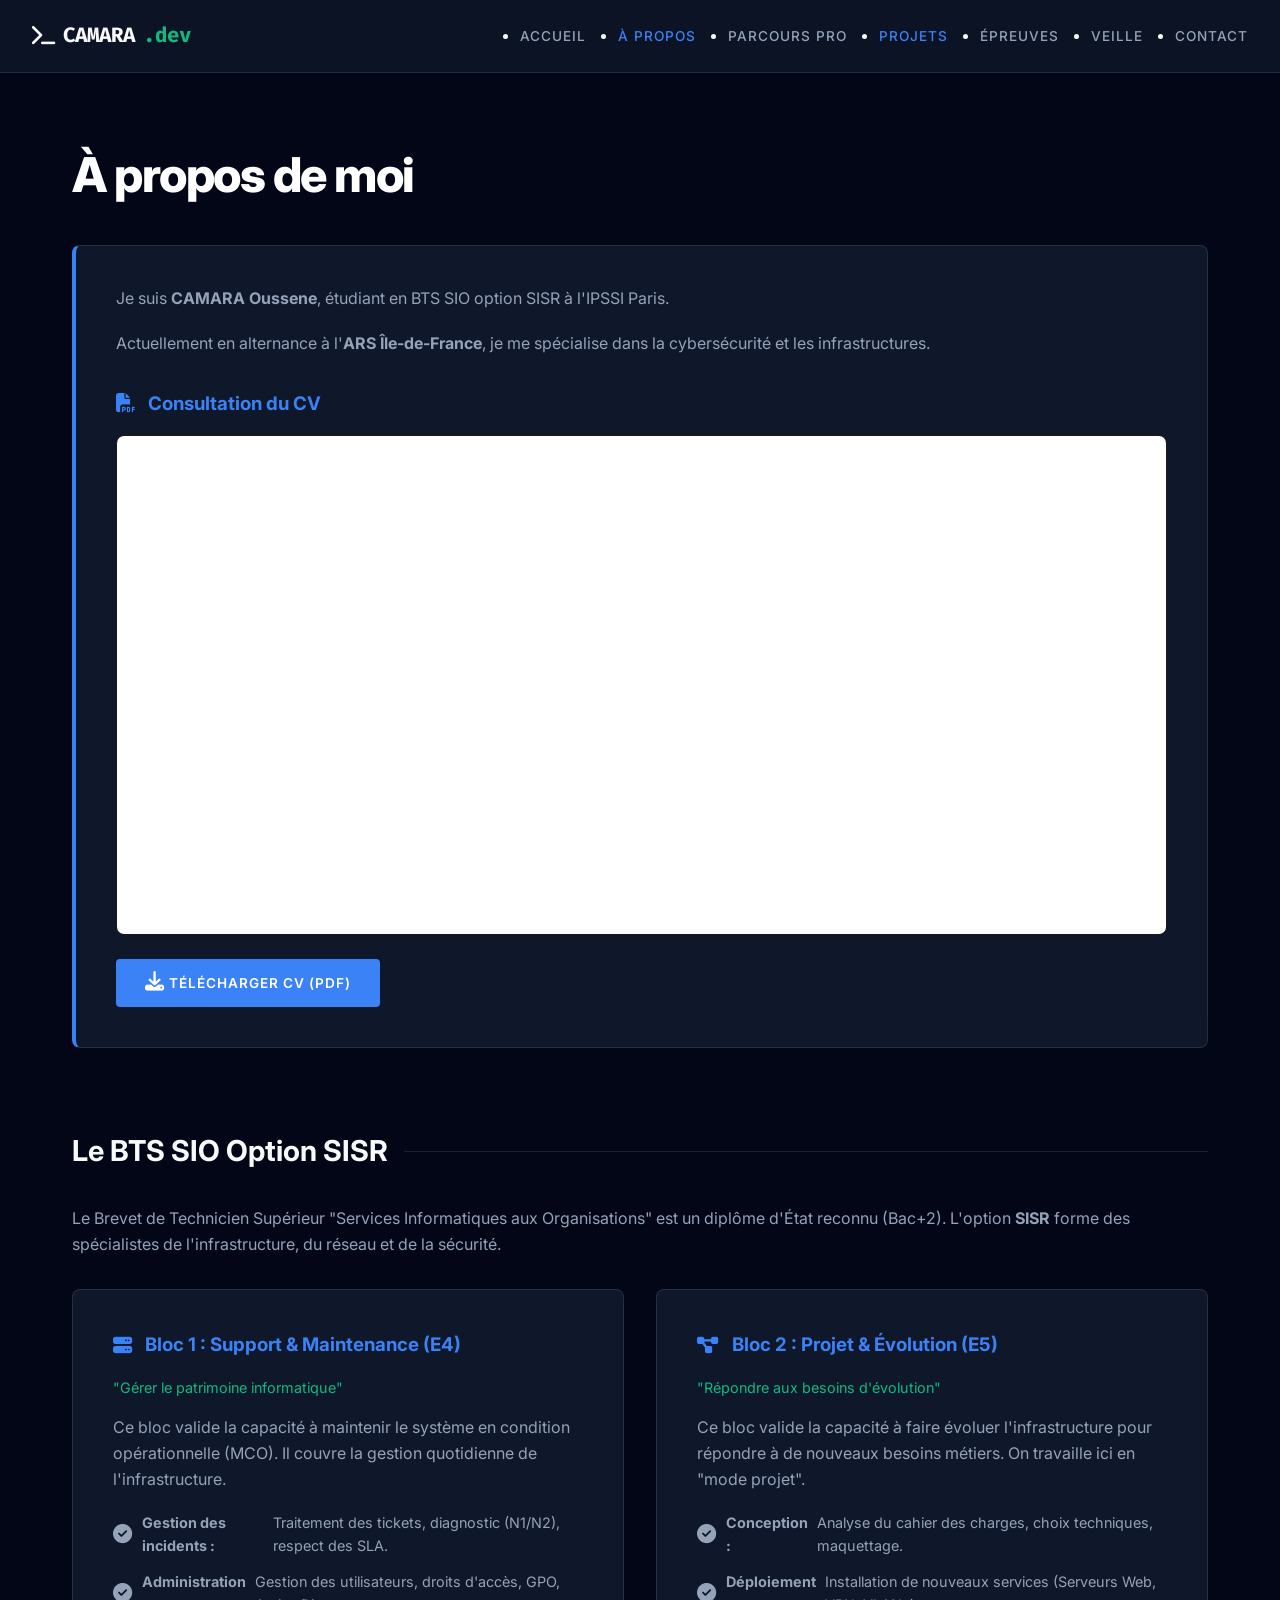
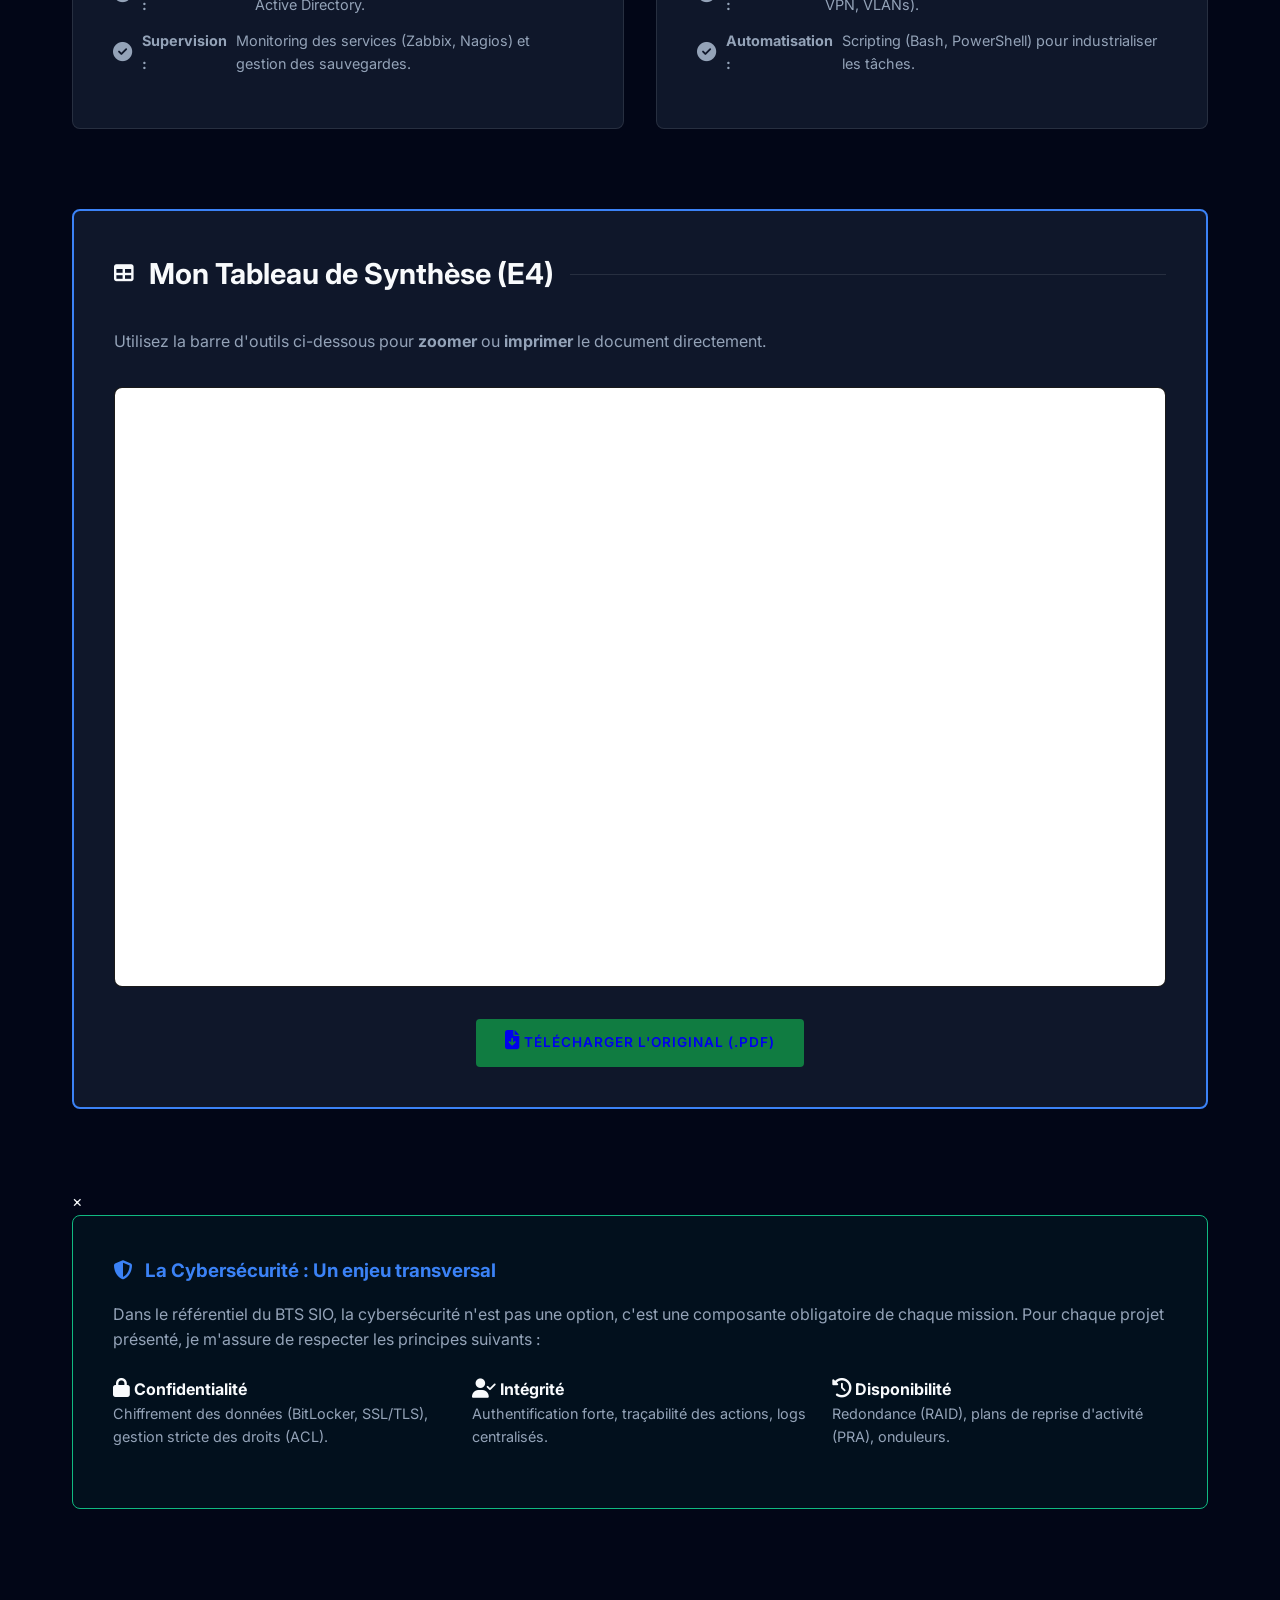
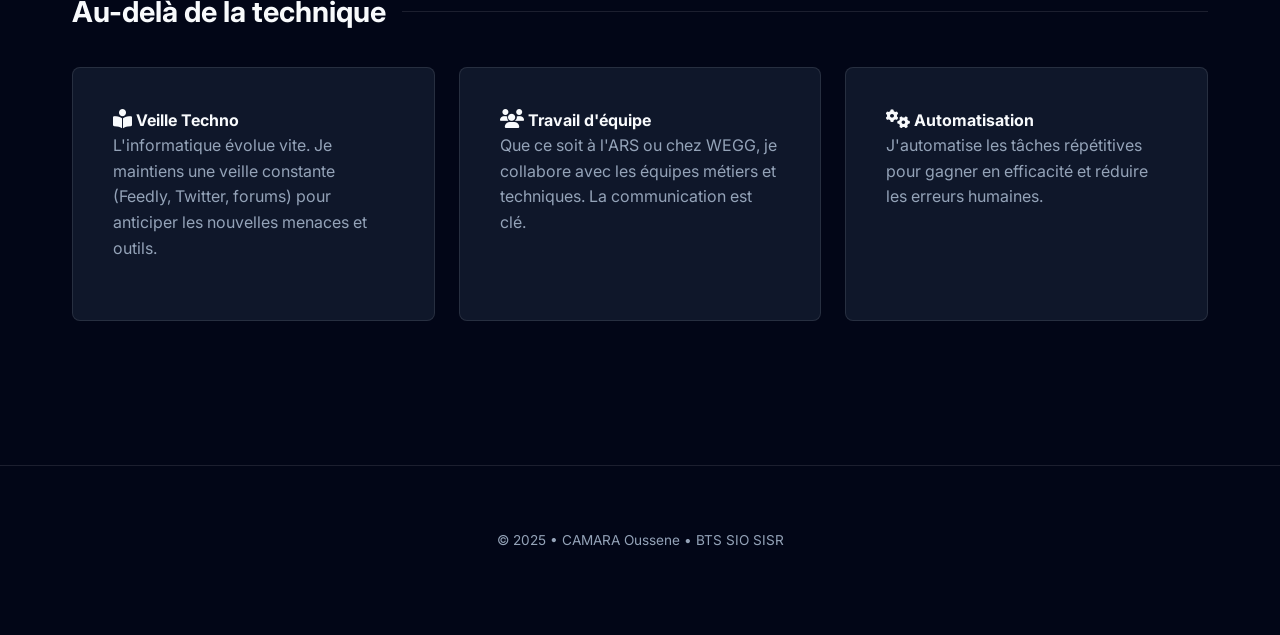
<file: about.html>
<!DOCTYPE html>
<html lang="fr">
<head>
    <meta charset="UTF-8">
    <meta name="viewport" content="width=device-width, initial-scale=1.0">
    <title>À Propos | Portfolio</title>
    <link rel="stylesheet" href="assets/css/style.css">
    <link rel="stylesheet" href="https://cdnjs.cloudflare.com/ajax/libs/font-awesome/6.4.0/css/all.min.css">
</head>
<body>
    <header>
    <div class="header-container">
        <a href="index.html" class="logo" style="text-decoration: none;">
            <i class="fas fa-terminal"></i> CAMARA<span>.dev</span>
        </a>
        
        <div class="menu-toggle" id="mobile-menu">
            <i class="fas fa-bars"></i>
        </div>

        <nav>
                <ul class="nav-links">
                    <li><a href="index.html">Accueil</a></li>
                    <li><a href="about.html">À propos</a></li>
                    <li><a href="Entreprise.html">Parcours Pro</a></li>
                    <li><a href="projet.html" class="active">Projets</a></li>
                    <li><a href="epreuve.html">Épreuves</a></li>
                    <li><a href="veille.html">Veille</a></li>
                    <li><a href="contact.html">Contact</a></li>
                </ul>
            </nav>
    </div>
</header>
    <main>
        <section>
    <h1>À propos de moi</h1>
    <div class="card" style="border-left: 4px solid var(--primary);">
        <p>Je suis <strong>CAMARA Oussene</strong>, étudiant en BTS SIO option SISR à l'IPSSI Paris.</p>
        <p>Actuellement en alternance à l'<strong>ARS Île-de-France</strong>, je me spécialise dans la cybersécurité et les infrastructures.</p>
        
        <h3 style="margin-top: 2rem;"><i class="fas fa-file-pdf"></i> Consultation du CV</h3>
        <div class="viewer-wrapper" style="height: 500px; margin-top: 1rem;">
            <iframe src="assets/CV/CAMARA-Oussene-cv-8.pdf" width="100%" height="100%"></iframe>
        </div>
        <div style="margin-top: 1.5rem;">
            <a href="assets/CV/CAMARA-Oussene-cv-8.pdf" download class="btn btn-primary">
                <i class="fas fa-download"></i> Télécharger CV (PDF)
            </a>
        </div>
    </div>
</section>

        <section>
            <h2>Le BTS SIO Option SISR</h2>
            <p style="margin-bottom: 2rem;">Le Brevet de Technicien Supérieur "Services Informatiques aux Organisations" est un diplôme d'État reconnu (Bac+2). L'option <strong>SISR</strong> forme des spécialistes de l'infrastructure, du réseau et de la sécurité.</p>

            <div class="grid-2">
                <div class="card">
                    <h3><i class="fas fa-server"></i> Bloc 1 : Support & Maintenance (E4)</h3>
                    <p style="font-size: 0.9rem; color: var(--accent); margin-bottom: 1rem;">"Gérer le patrimoine informatique"</p>
                    <p>Ce bloc valide la capacité à maintenir le système en condition opérationnelle (MCO). Il couvre la gestion quotidienne de l'infrastructure.</p>
                    <ul style="margin-top: 1rem;">
                        <li><i class="fas fa-check-circle"></i> <strong>Gestion des incidents :</strong> Traitement des tickets, diagnostic (N1/N2), respect des SLA.</li>
                        <li><i class="fas fa-check-circle"></i> <strong>Administration :</strong> Gestion des utilisateurs, droits d'accès, GPO, Active Directory.</li>
                        <li><i class="fas fa-check-circle"></i> <strong>Supervision :</strong> Monitoring des services (Zabbix, Nagios) et gestion des sauvegardes.</li>
                    </ul>
                </div>

                <div class="card">
                    <h3><i class="fas fa-project-diagram"></i> Bloc 2 : Projet & Évolution (E5)</h3>
                    <p style="font-size: 0.9rem; color: var(--accent); margin-bottom: 1rem;">"Répondre aux besoins d'évolution"</p>
                    <p>Ce bloc valide la capacité à faire évoluer l'infrastructure pour répondre à de nouveaux besoins métiers. On travaille ici en "mode projet".</p>
                    <ul style="margin-top: 1rem;">
                        <li><i class="fas fa-check-circle"></i> <strong>Conception :</strong> Analyse du cahier des charges, choix techniques, maquettage.</li>
                        <li><i class="fas fa-check-circle"></i> <strong>Déploiement :</strong> Installation de nouveaux services (Serveurs Web, VPN, VLANs).</li>
                        <li><i class="fas fa-check-circle"></i> <strong>Automatisation :</strong> Scripting (Bash, PowerShell) pour industrialiser les tâches.</li>
                    </ul>
                </div>
            </div>
        </section>

       <section>
    <div class="card" style="border: 2px solid var(--primary);">
        <h2><i class="fas fa-table"></i> Mon Tableau de Synthèse (E4)</h2>
        <p>Utilisez la barre d'outils ci-dessous pour <strong>zoomer</strong> ou <strong>imprimer</strong> le document directement.</p>
        
        <div class="viewer-wrapper" style="margin: 2rem 0; height: 600px; border-radius: 8px; overflow: hidden; border: 1px solid var(--border);">
            <iframe 
                src="assets/CV/8-1 - BTS SIO - 2025 - Annexe 8-1 - Epreuve E5 - Tableau de synthese-OusseneCamaraCorriger.pdf" 
                width="100%" 
                height="100%" 
                allowfullscreen>
            </iframe>
        </div>

        <div style="text-align: center;">
            <a href="assets/CV/8-1 - BTS SIO - 2025 - Annexe 8-1 - Epreuve E5 - Tableau de synthese-OusseneCamaraCorriger.pdf" download class="btn" style="background: #107c41; border-color: #107c41;">
                <i class="fas fa-file-download"></i> Télécharger l'original (.pdf)
            </a>
        </div>
    </div>
</section>

<div id="imageModal" class="modal">
    <span class="close-modal">&times;</span>
    <img class="modal-content" id="img01">
</div>

        <section>
            <div class="card" style="border: 1px solid var(--accent); background: rgba(16, 185, 129, 0.05);">
                <h3><i class="fas fa-shield-alt"></i> La Cybersécurité : Un enjeu transversal</h3>
                <p>Dans le référentiel du BTS SIO, la cybersécurité n'est pas une option, c'est une composante obligatoire de chaque mission. Pour chaque projet présenté, je m'assure de respecter les principes suivants :</p>
                <div class="grid-3" style="margin-top: 1.5rem;">
                    <div>
                        <h4><i class="fas fa-lock"></i> Confidentialité</h4>
                        <p style="font-size: 0.9rem;">Chiffrement des données (BitLocker, SSL/TLS), gestion stricte des droits (ACL).</p>
                    </div>
                    <div>
                        <h4><i class="fas fa-user-check"></i> Intégrité</h4>
                        <p style="font-size: 0.9rem;">Authentification forte, traçabilité des actions, logs centralisés.</p>
                    </div>
                    <div>
                        <h4><i class="fas fa-history"></i> Disponibilité</h4>
                        <p style="font-size: 0.9rem;">Redondance (RAID), plans de reprise d'activité (PRA), onduleurs.</p>
                    </div>
                </div>
            </div>
        </section>

        <section>
            <h2>Au-delà de la technique</h2>
            <div class="grid-3">
                <div class="card">
                    <h4><i class="fas fa-book-reader"></i> Veille Techno</h4>
                    <p>L'informatique évolue vite. Je maintiens une veille constante (Feedly, Twitter, forums) pour anticiper les nouvelles menaces et outils.</p>
                </div>
                <div class="card">
                    <h4><i class="fas fa-users"></i> Travail d'équipe</h4>
                    <p>Que ce soit à l'ARS ou chez WEGG, je collabore avec les équipes métiers et techniques. La communication est clé.</p>
                </div>
                <div class="card">
                    <h4><i class="fas fa-cogs"></i> Automatisation</h4>
                    <p>J'automatise les tâches répétitives pour gagner en efficacité et réduire les erreurs humaines.</p>
            </div>
        </section>
    </main>

    <footer>
        <p>&copy; 2025 • CAMARA Oussene • BTS SIO SISR</p>
    </footer>
    <script src="assets/js/script.js"></script>
</body>
</html>
</file>
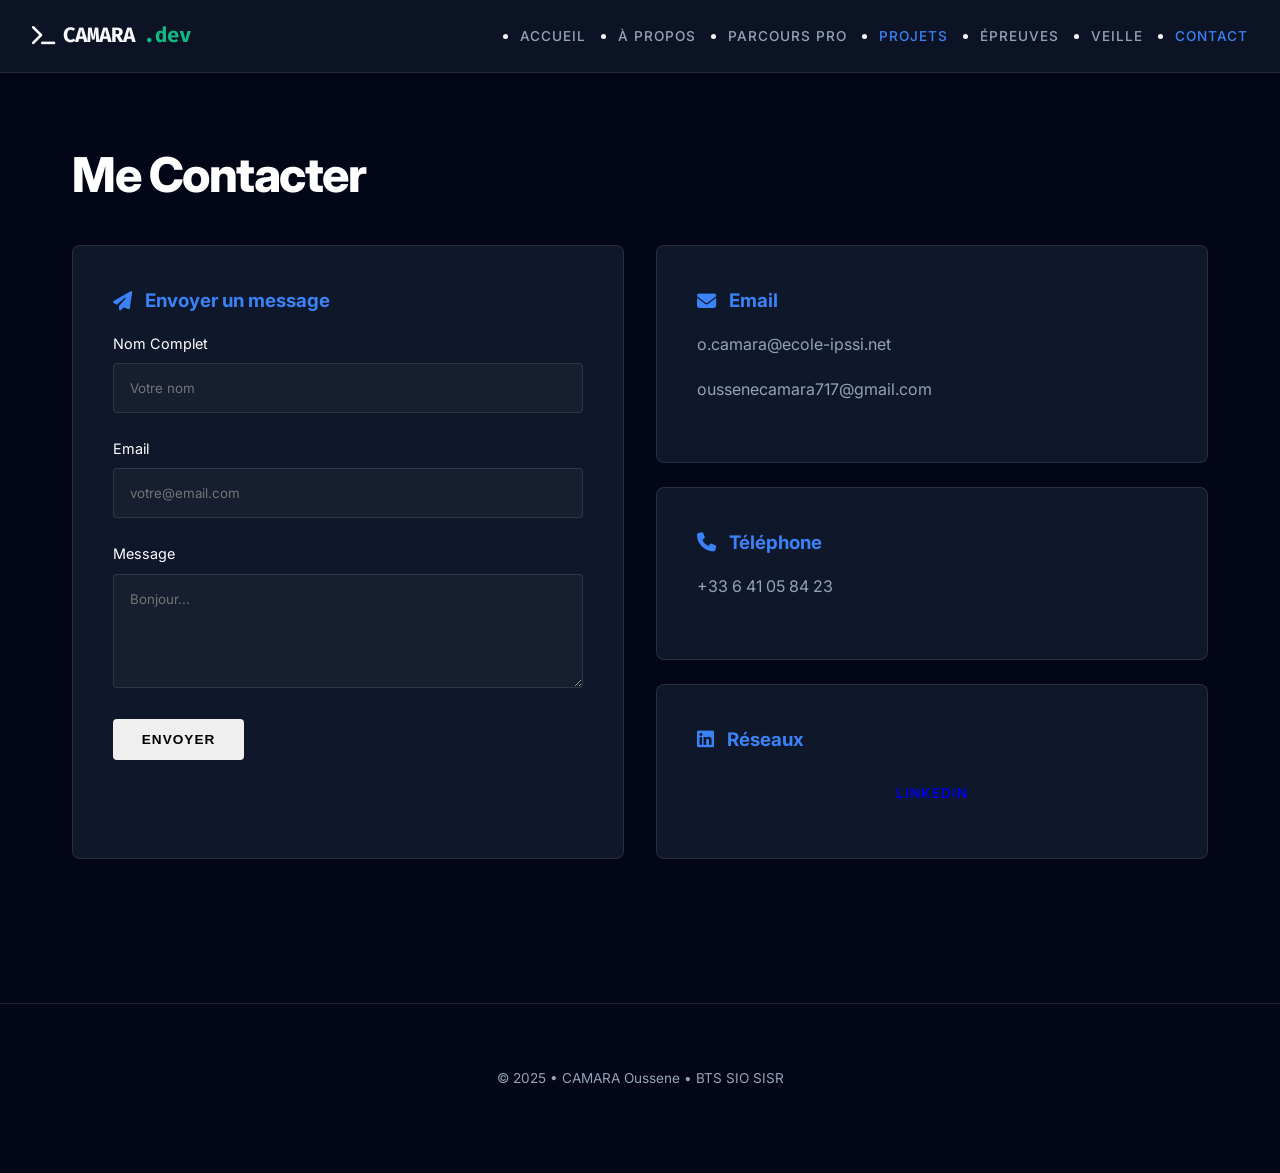
<file: contact.html>
<!DOCTYPE html>
<html lang="fr">
<head>
    <meta charset="UTF-8">
    <meta name="viewport" content="width=device-width, initial-scale=1.0">
    <title>Contact | Portfolio</title>
    <link rel="stylesheet" href="assets/css/style.css">
    <link rel="stylesheet" href="https://cdnjs.cloudflare.com/ajax/libs/font-awesome/6.4.0/css/all.min.css">
</head>
<body>
    <header>
    <div class="header-container">
        <a href="index.html" class="logo" style="text-decoration: none;">
            <i class="fas fa-terminal"></i> CAMARA<span>.dev</span>
        </a>
        
        <div class="menu-toggle" id="mobile-menu">
            <i class="fas fa-bars"></i>
        </div>

       <nav>
                <ul class="nav-links">
                    <li><a href="index.html">Accueil</a></li>
                    <li><a href="about.html">À propos</a></li>
                    <li><a href="Entreprise.html">Parcours Pro</a></li>
                    <li><a href="projet.html" class="active">Projets</a></li>
                    <li><a href="epreuve.html">Épreuves</a></li>
                    <li><a href="veille.html">Veille</a></li>
                    <li><a href="contact.html">Contact</a></li>
                </ul>
            </nav>
    </div>
</header>

    <main>
        <h1>Me Contacter</h1>
        
        <div class="grid-2">
            <section class="card">
                <h3><i class="fas fa-paper-plane"></i> Envoyer un message</h3>
                <form id="contactForm">
                    <div class="form-group">
                        <label for="name">Nom Complet</label>
                        <input type="text" id="name" required placeholder="Votre nom">
                    </div>
                    <div class="form-group">
                        <label for="email">Email</label>
                        <input type="email" id="email" required placeholder="votre@email.com">
                    </div>
                    <div class="form-group">
                        <label for="message">Message</label>
                        <textarea id="message" rows="5" required placeholder="Bonjour..."></textarea>
                    </div>
                    <button type="submit" class="btn">Envoyer</button>
                </form>
            </section>

            <section>
                <div class="card" style="margin-bottom: 1.5rem;">
                    <h3><i class="fas fa-envelope"></i> Email</h3>
                    <p>o.camara@ecole-ipssi.net</p>
                    <p>oussenecamara717@gmail.com</p>
                </div>
                <div class="card" style="margin-bottom: 1.5rem;">
                    <h3><i class="fas fa-phone"></i> Téléphone</h3>
                    <p>+33 6 41 05 84 23</p>
                </div>
                <div class="card">
                    <h3><i class="fab fa-linkedin"></i> Réseaux</h3>
                    <a href="https://www.linkedin.com/in/oussene-camara-404897279/" target="_blank" class="btn" style="width:100%; text-align:center;">LinkedIn</a>
                </div>
            </section>
        </div>
    </main>

    <footer>
        <p>&copy; 2025 • CAMARA Oussene • BTS SIO SISR</p>
    </footer>

    <script src="assets/js/script.js"></script>
    <script>
        document.getElementById('contactForm').addEventListener('submit', function(e) {
            e.preventDefault();
            alert("Merci ! Votre message a été simulé (Ceci est un portfolio statique).");
            this.reset();
        });
    </script>
</body>
</html>
</file>
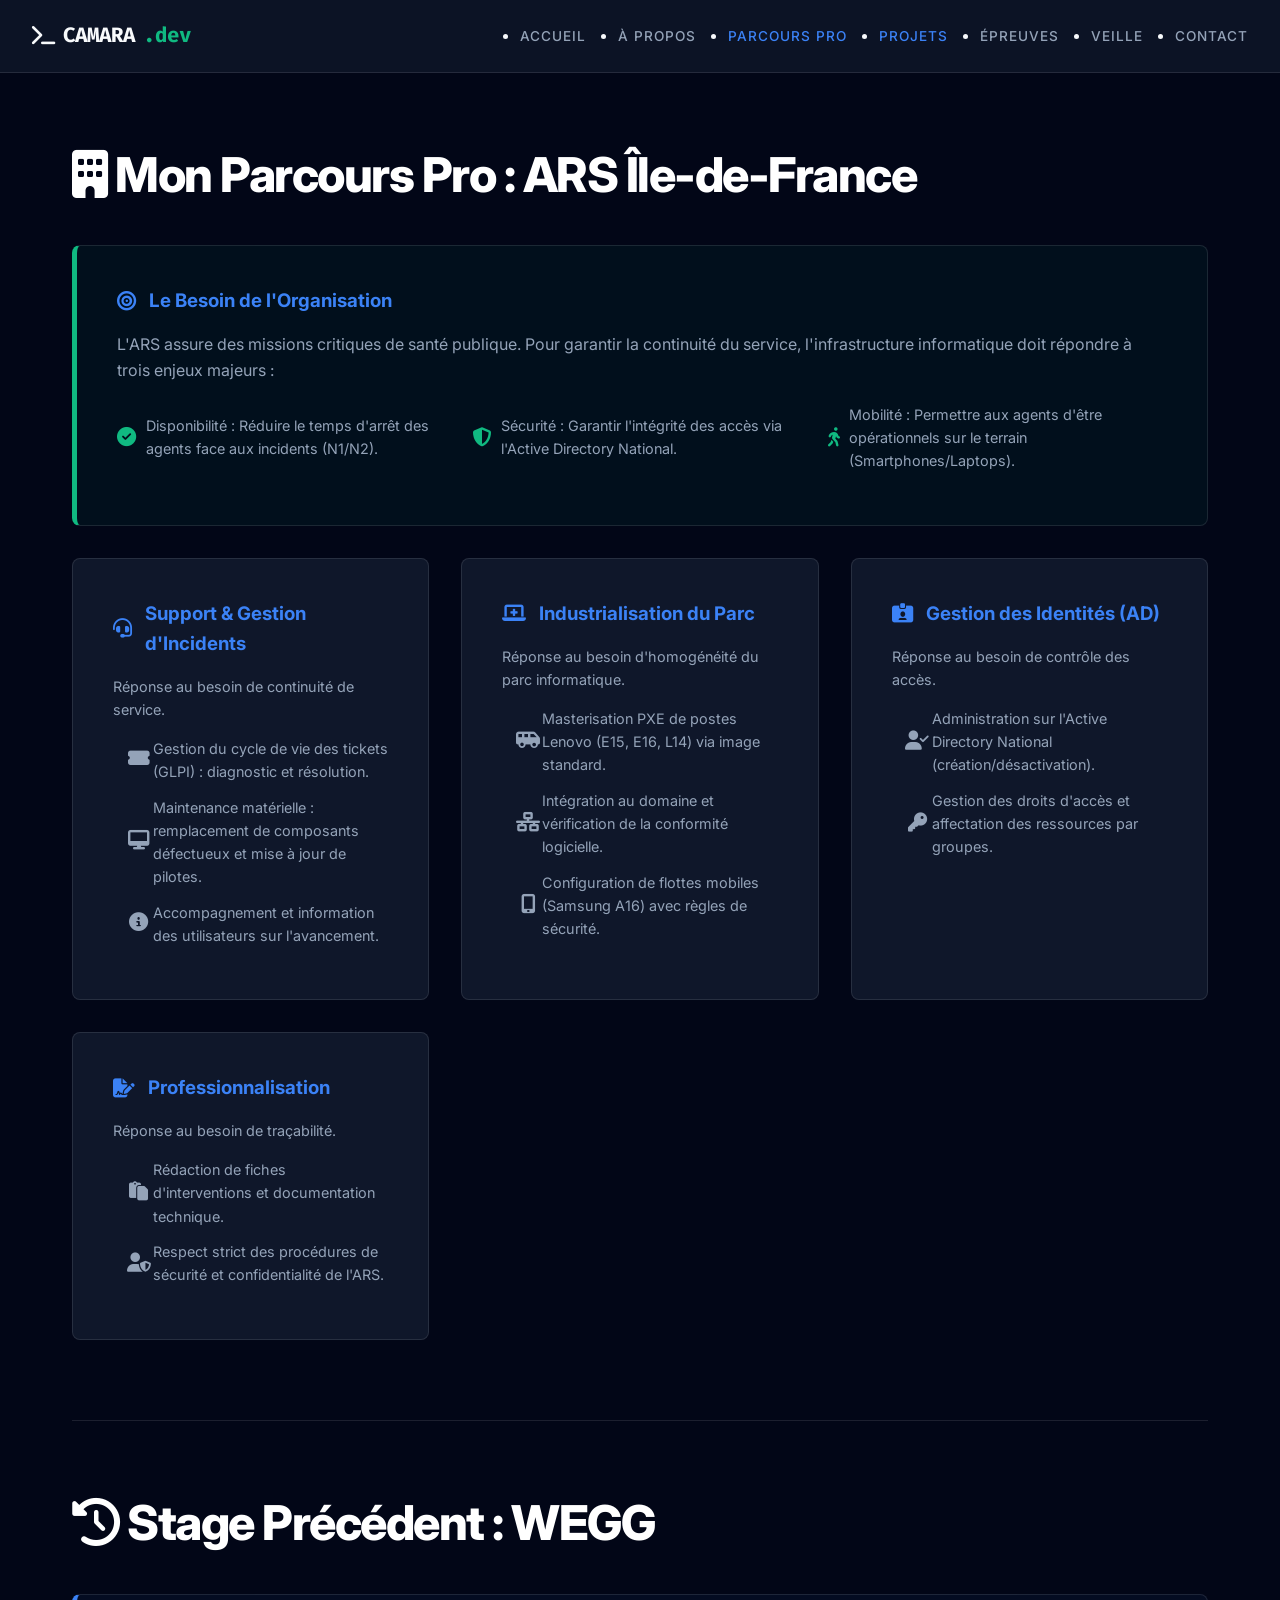
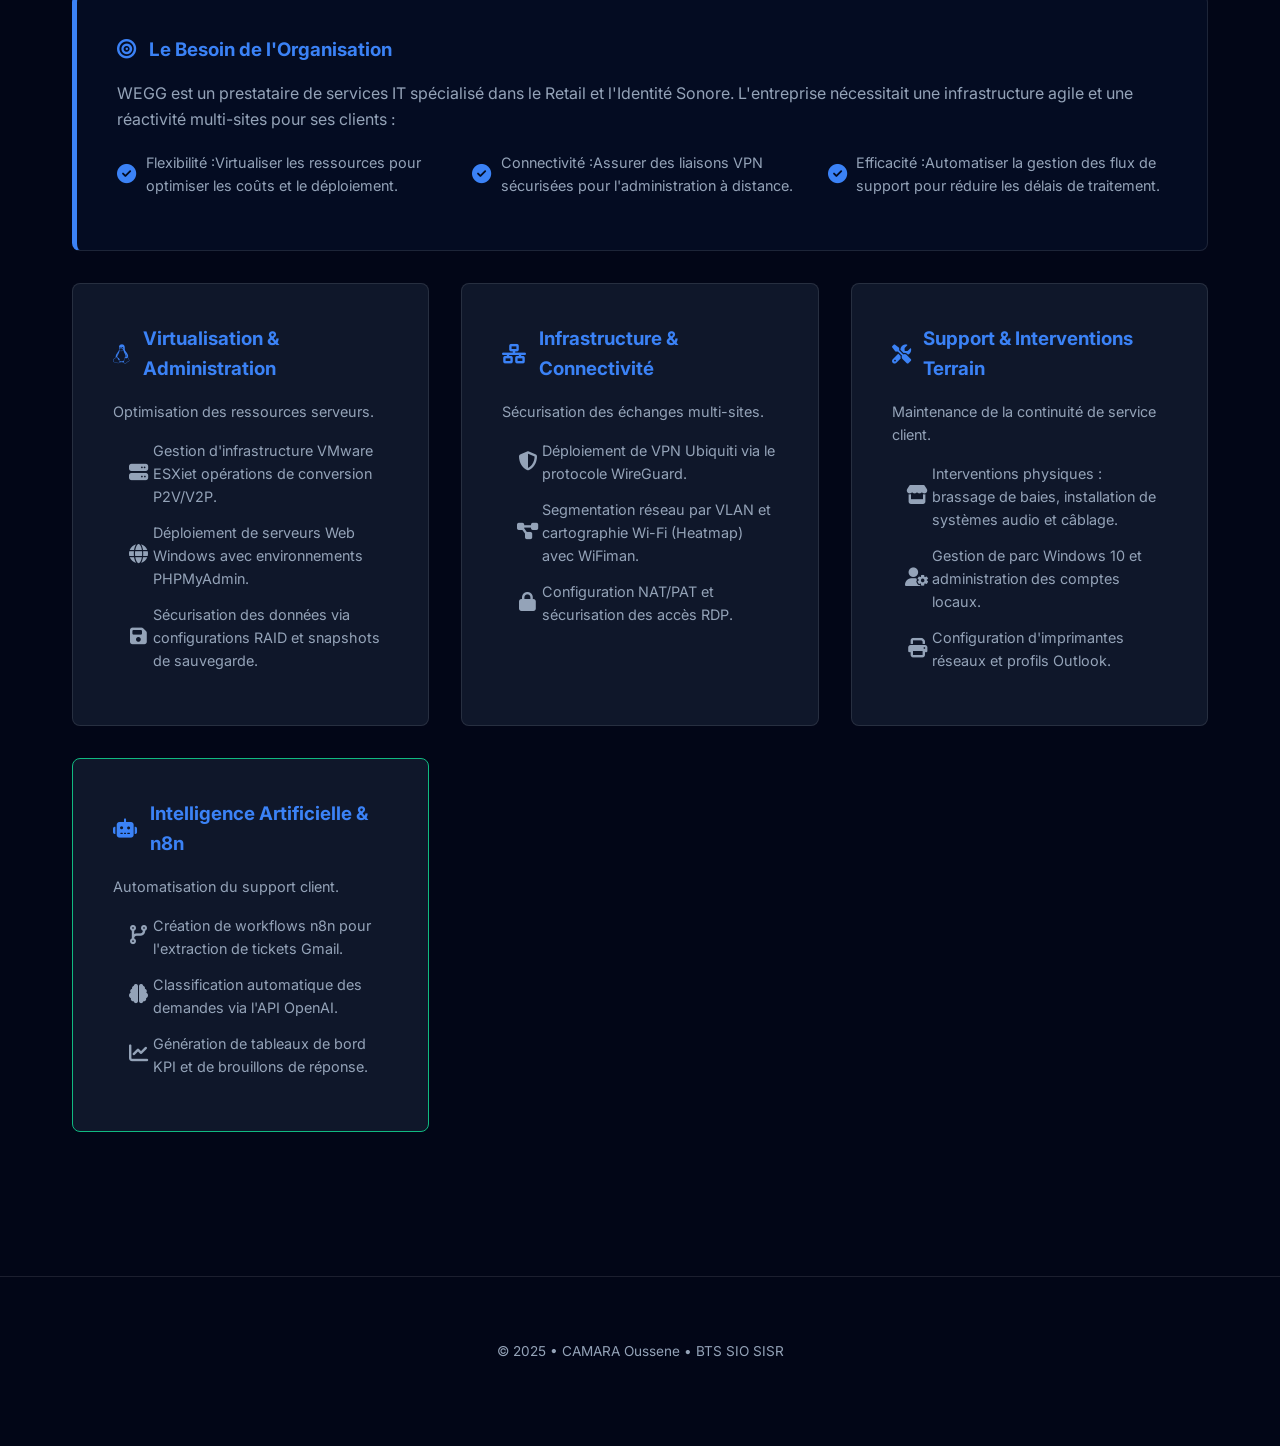
<file: Entreprise.html>
<!DOCTYPE html>
<html lang="fr">
<head>
    <meta charset="UTF-8">
    <meta name="viewport" content="width=device-width, initial-scale=1.0">
    <title>Mon Parcours | Portfolio</title>
    <link rel="stylesheet" href="assets/css/style.css">
    <link rel="stylesheet" href="https://cdnjs.cloudflare.com/ajax/libs/font-awesome/6.4.0/css/all.min.css">
</head>
<body>
    <header>
    <div class="header-container">
        <a href="index.html" class="logo" style="text-decoration: none;">
            <i class="fas fa-terminal"></i> CAMARA<span>.dev</span>
        </a>
        
        <div class="menu-toggle" id="mobile-menu">
            <i class="fas fa-bars"></i>
        </div>

        <nav>
                <ul class="nav-links">
                    <li><a href="index.html">Accueil</a></li>
                    <li><a href="about.html">À propos</a></li>
                    <li><a href="Entreprise.html">Parcours Pro</a></li>
                    <li><a href="projet.html" class="active">Projets</a></li>
                    <li><a href="epreuve.html">Épreuves</a></li>
                    <li><a href="veille.html">Veille</a></li>
                    <li><a href="contact.html">Contact</a></li>
                </ul>
            </nav>
    </div>
</header>

    <main>
        <section>
        <h1><i class="fas fa-building"></i> Mon Parcours Pro : ARS Île-de-France</h1>
        
        <div class="card" style="border-left: 5px solid var(--accent); background: rgba(16, 185, 129, 0.05); margin-bottom: 2rem;">
            <h3><i class="fas fa-bullseye"></i> Le Besoin de l'Organisation</h3>
            <p>L'ARS assure des missions critiques de santé publique. Pour garantir la continuité du service, l'infrastructure informatique doit répondre à trois enjeux majeurs :</p>
            <ul style="margin-top: 1rem; display: grid; grid-template-columns: repeat(auto-fit, minmax(250px, 1fr)); gap: 1rem;">
                <li><i class="fas fa-check-circle" style="color: var(--accent);"></i> Disponibilité : Réduire le temps d'arrêt des agents face aux incidents (N1/N2).</li>
                <li><i class="fas fa-shield-alt" style="color: var(--accent);"></i> Sécurité : Garantir l'intégrité des accès via l'Active Directory National.</li>
                <li><i class="fas fa-walking" style="color: var(--accent);"></i> Mobilité : Permettre aux agents d'être opérationnels sur le terrain (Smartphones/Laptops).</li>
            </ul>
        </div>

        <div class="grid-2">
            <div class="card">
                <h3><i class="fas fa-headset"></i> Support & Gestion d'Incidents</h3>
                <p class="text-muted" style="font-size: 0.9rem; margin-bottom: 1rem;">Réponse au besoin de continuité de service.</p>
                <ul class="fa-ul">
                    <li><span class="fa-li"><i class="fas fa-ticket-alt"></i></span>Gestion du cycle de vie des tickets (GLPI) : diagnostic et résolution.</li>
                    <li><span class="fa-li"><i class="fas fa-desktop"></i></span>Maintenance matérielle : remplacement de composants défectueux et mise à jour de pilotes.</li>
                    <li><span class="fa-li"><i class="fas fa-info-circle"></i></span>Accompagnement et information des utilisateurs sur l'avancement.</li>
                </ul>
            </div>

            <div class="card">
                <h3><i class="fas fa-laptop-medical"></i> Industrialisation du Parc</h3>
                <p class="text-muted" style="font-size: 0.9rem; margin-bottom: 1rem;">Réponse au besoin d'homogénéité du parc informatique.</p>
                <ul class="fa-ul">
                    <li><span class="fa-li"><i class="fas fa-shuttle-van"></i></span>Masterisation PXE de postes Lenovo (E15, E16, L14) via image standard.</li>
                    <li><span class="fa-li"><i class="fas fa-network-wired"></i></span>Intégration au domaine et vérification de la conformité logicielle.</li>
                    <li><span class="fa-li"><i class="fas fa-mobile-alt"></i></span>Configuration de flottes mobiles (Samsung A16) avec règles de sécurité.</li>
                </ul>
            </div>

            <div class="card">
                <h3><i class="fas fa-id-card-alt"></i> Gestion des Identités (AD)</h3>
                <p class="text-muted" style="font-size: 0.9rem; margin-bottom: 1rem;">Réponse au besoin de contrôle des accès.</p>
                <ul class="fa-ul">
                    <li><span class="fa-li"><i class="fas fa-user-check"></i></span>Administration sur l'Active Directory National (création/désactivation).</li>
                    <li><span class="fa-li"><i class="fas fa-key"></i></span>Gestion des droits d'accès et affectation des ressources par groupes.</li>
                </ul>
            </div>

            <div class="card">
                <h3><i class="fas fa-file-signature"></i> Professionnalisation</h3>
                <p class="text-muted" style="font-size: 0.9rem; margin-bottom: 1rem;">Réponse au besoin de traçabilité.</p>
                <ul class="fa-ul">
                    <li><span class="fa-li"><i class="fas fa-paste"></i></span>Rédaction de fiches d'interventions et documentation technique.</li>
                    <li><span class="fa-li"><i class="fas fa-user-shield"></i></span>Respect strict des procédures de sécurité et confidentialité de l'ARS.</li>
                </ul>
            </div>
        </div>
    </section>

        <hr style="border: 0; border-top: 1px solid var(--border); margin: 4rem 0;">

        <section>
    <h1><i class="fas fa-history"></i> Stage Précédent : WEGG</h1>
    
    <div class="card" style="border-left: 5px solid var(--primary); background: rgba(59, 130, 246, 0.05); margin-bottom: 2rem;">
        <h3><i class="fas fa-bullseye"></i> Le Besoin de l'Organisation</h3>
        <p>WEGG est un prestataire de services IT spécialisé dans le Retail et l'Identité Sonore. L'entreprise nécessitait une infrastructure agile et une réactivité multi-sites pour ses clients :</p>
        <ul style="margin-top: 1rem; display: grid; grid-template-columns: repeat(auto-fit, minmax(250px, 1fr)); gap: 1rem;">
            <li><i class="fas fa-check-circle" style="color: var(--primary);"></i> Flexibilité :Virtualiser les ressources pour optimiser les coûts et le déploiement.</li>
            <li><i class="fas fa-check-circle" style="color: var(--primary);"></i> Connectivité :Assurer des liaisons VPN sécurisées pour l'administration à distance.</li>
            <li><i class="fas fa-check-circle" style="color: var(--primary);"></i> Efficacité :Automatiser la gestion des flux de support pour réduire les délais de traitement.</li>
        </ul>
    </div>

    <div class="grid-2">
        <div class="card">
            <h3><i class="fab fa-linux"></i> Virtualisation & Administration</h3>
            <p class="text-muted" style="font-size: 0.9rem; margin-bottom: 1rem;">Optimisation des ressources serveurs.</p>
            <ul class="fa-ul">
                <li><span class="fa-li"><i class="fas fa-server"></i></span>Gestion d'infrastructure VMware ESXiet opérations de conversion P2V/V2P.</li>
                <li><span class="fa-li"><i class="fas fa-globe"></i></span>Déploiement de serveurs Web Windows avec environnements PHPMyAdmin.</li>
                <li><span class="fa-li"><i class="fas fa-save"></i></span>Sécurisation des données via configurations RAID et snapshots de sauvegarde.</li>
            </ul>
        </div>

        <div class="card">
            <h3><i class="fas fa-network-wired"></i> Infrastructure & Connectivité</h3>
            <p class="text-muted" style="font-size: 0.9rem; margin-bottom: 1rem;">Sécurisation des échanges multi-sites.</p>
            <ul class="fa-ul">
                <li><span class="fa-li"><i class="fas fa-shield-alt"></i></span>Déploiement de VPN Ubiquiti via le protocole WireGuard.</li>
                <li><span class="fa-li"><i class="fas fa-project-diagram"></i></span>Segmentation réseau par VLAN et cartographie Wi-Fi (Heatmap) avec WiFiman.</li>
                <li><span class="fa-li"><i class="fas fa-lock"></i></span>Configuration NAT/PAT et sécurisation des accès RDP.</li>
            </ul>
        </div>

        <div class="card">
            <h3><i class="fas fa-tools"></i> Support & Interventions Terrain</h3>
            <p class="text-muted" style="font-size: 0.9rem; margin-bottom: 1rem;">Maintenance de la continuité de service client.</p>
            <ul class="fa-ul">
                <li><span class="fa-li"><i class="fas fa-store"></i></span>Interventions physiques : brassage de baies, installation de systèmes audio et câblage.</li>
                <li><span class="fa-li"><i class="fas fa-user-cog"></i></span>Gestion de parc Windows 10 et administration des comptes locaux.</li>
                <li><span class="fa-li"><i class="fas fa-print"></i></span>Configuration d'imprimantes réseaux et profils Outlook.</li>
            </ul>
        </div>

        <div class="card" style="border-color: var(--accent);">
            <h3><i class="fas fa-robot"></i> Intelligence Artificielle & n8n</h3>
            <p class="text-muted" style="font-size: 0.9rem; margin-bottom: 1rem;">Automatisation du support client.</p>
            <ul class="fa-ul">
                <li><span class="fa-li"><i class="fas fa-code-branch"></i></span>Création de workflows n8n pour l'extraction de tickets Gmail.</li>
                <li><span class="fa-li"><i class="fas fa-brain"></i></span>Classification automatique des demandes via l'API OpenAI.</li>
                <li><span class="fa-li"><i class="fas fa-chart-line"></i></span>Génération de tableaux de bord KPI et de brouillons de réponse.</li>
            </ul>
        </div>
    </div>
</section>

    </main>

    <footer>
        <p>&copy; 2025 • CAMARA Oussene • BTS SIO SISR</p>
    </footer>
    <script src="assets/js/script.js"></script>
</body>
</html>
</file>
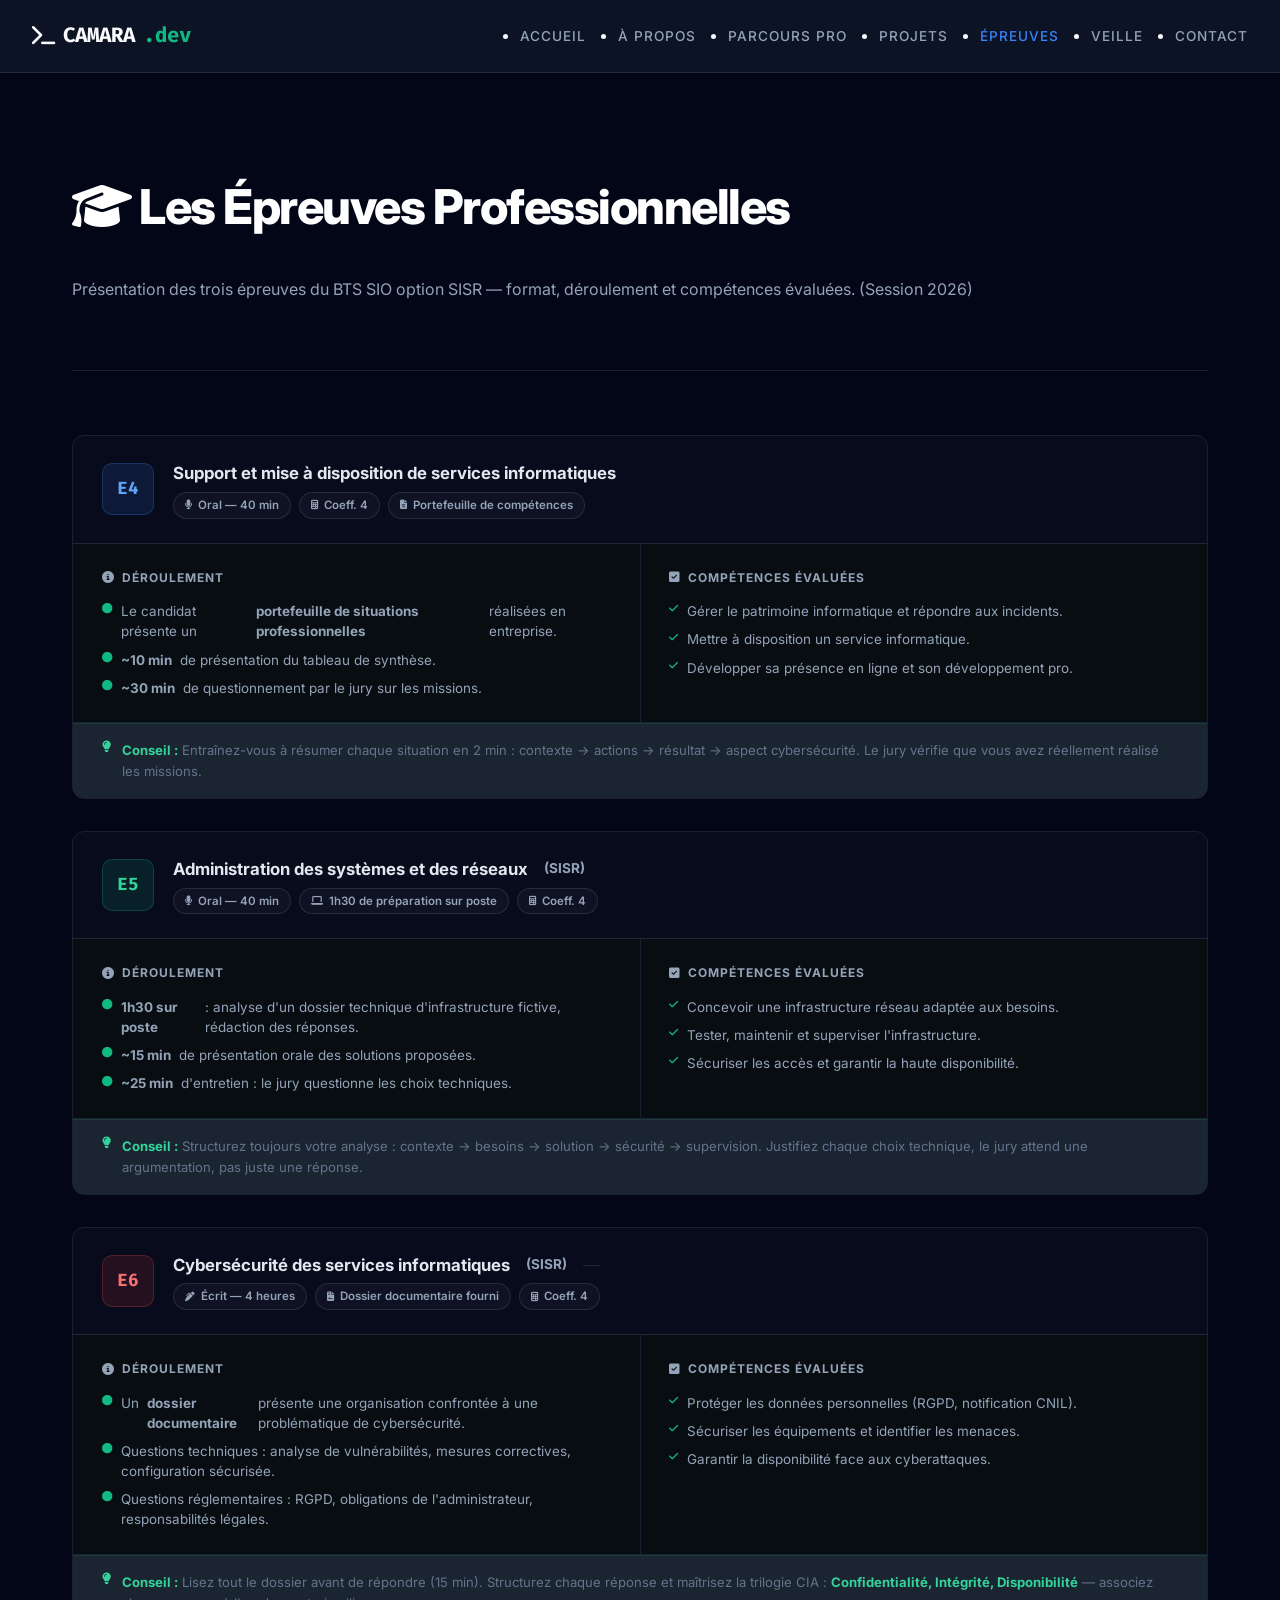
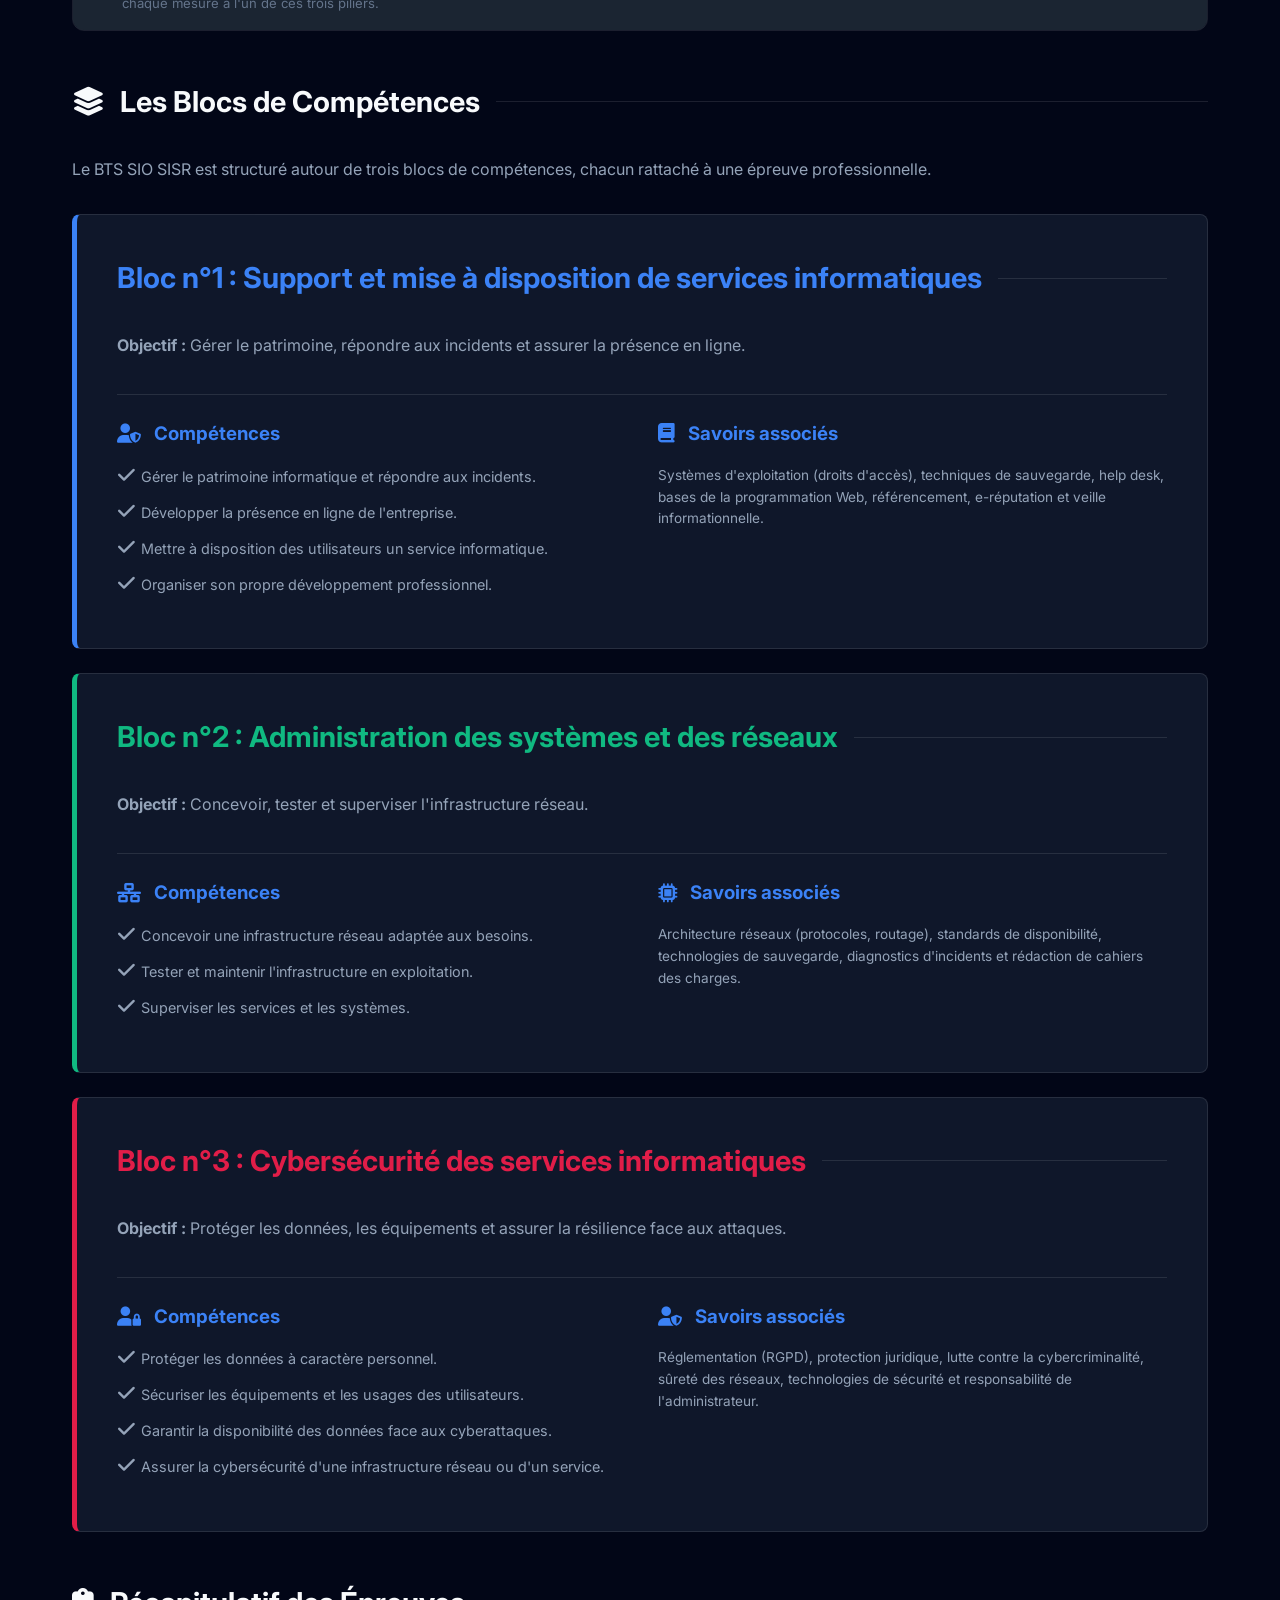
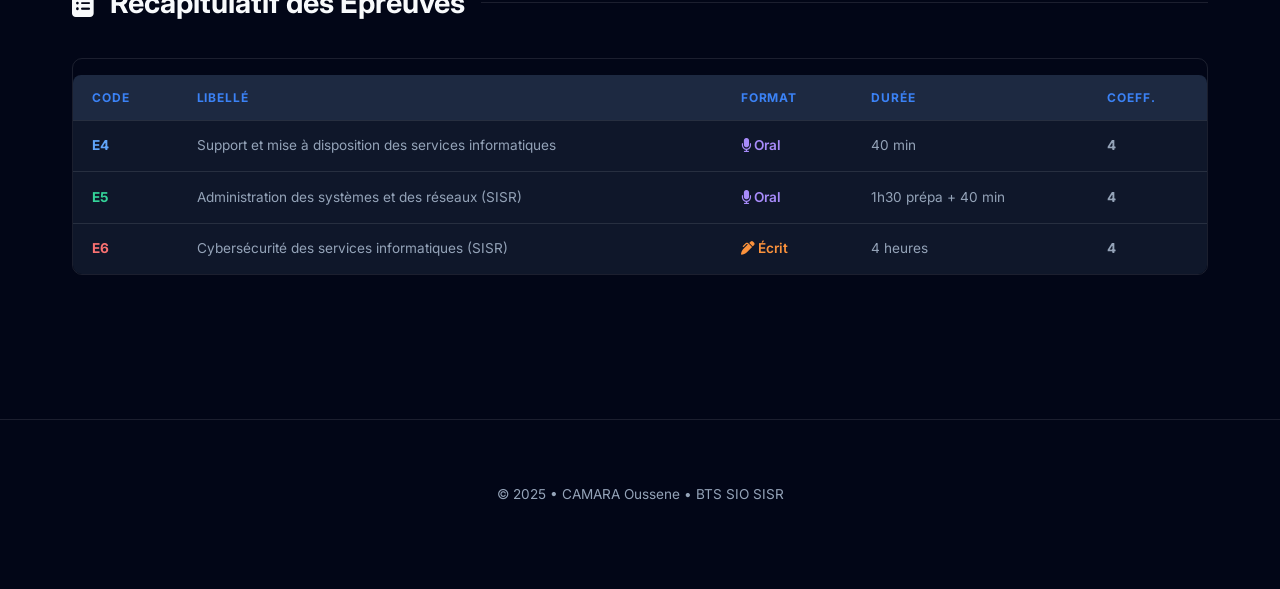
<file: epreuve.html>
<!DOCTYPE html>
<html lang="fr">
<head>
    <meta charset="UTF-8">
    <meta name="viewport" content="width=device-width, initial-scale=1.0">
    <title>Épreuves BTS | Portfolio</title>
    <link rel="stylesheet" href="assets/css/style.css">
    <link rel="stylesheet" href="https://cdnjs.cloudflare.com/ajax/libs/font-awesome/6.4.0/css/all.min.css">
    <style>
        .ep-card {
            border: 1px solid var(--border);
            border-radius: 12px;
            overflow: hidden;
            margin-bottom: 2rem;
        }

        .ep-card-header {
            display: flex;
            align-items: center;
            gap: 1.2rem;
            padding: 1.5rem 1.8rem;
            border-bottom: 1px solid var(--border);
            background: rgba(255,255,255,0.02);
        }

        .ep-code {
            flex-shrink: 0;
            width: 52px;
            height: 52px;
            border-radius: 10px;
            display: flex;
            align-items: center;
            justify-content: center;
            font-size: 1.1rem;
            font-weight: 900;
            font-family: 'Fira Code', monospace;
        }

        .ep-code-e4 { background: rgba(59,130,246,0.12); color: #60a5fa; border: 1px solid rgba(59,130,246,0.25); }
        .ep-code-e5 { background: rgba(16,185,129,0.12); color: #34d399; border: 1px solid rgba(16,185,129,0.25); }
        .ep-code-e6 { background: rgba(239,68,68,0.12);  color: #f87171; border: 1px solid rgba(239,68,68,0.25); }

        .ep-card-header h2 {
            margin: 0 0 0.3rem;
            font-size: 1.05rem;
            color: #e2e8f0;
        }

        .ep-meta {
            display: flex;
            flex-wrap: wrap;
            gap: 0.5rem;
            margin: 0;
        }

        .ep-badge {
            display: inline-flex;
            align-items: center;
            gap: 0.35rem;
            padding: 0.2rem 0.7rem;
            border-radius: 20px;
            font-size: 0.72rem;
            font-weight: 600;
            border: 1px solid var(--border);
            background: rgba(255,255,255,0.03);
            color: var(--text-muted, #8b949e);
        }

        .ep-badge i { font-size: 0.6rem; }

        .ep-body {
            display: grid;
            grid-template-columns: 1fr 1fr;
            gap: 1px;
            background: var(--border);
        }

        .ep-col {
            background: #080d12;
            padding: 1.5rem 1.8rem;
        }

        .ep-col h4 {
            font-size: 0.75rem;
            font-weight: 700;
            text-transform: uppercase;
            letter-spacing: 0.08em;
            color: var(--text-muted, #8b949e);
            margin: 0 0 0.9rem;
            display: flex;
            align-items: center;
            gap: 0.45rem;
        }

        .ep-col ul {
            list-style: none;
            padding: 0;
            margin: 0;
            display: flex;
            flex-direction: column;
            gap: 0.5rem;
        }

        .ep-col ul li {
            font-size: 0.84rem;
            color: #94a3b8;
            display: flex;
            align-items: flex-start;
            gap: 0.55rem;
            line-height: 1.5;
        }

        .ep-col ul li i {
            margin-top: 0.2rem;
            flex-shrink: 0;
            font-size: 0.65rem;
            color: var(--accent, #10b981);
        }

        .ep-tip {
            grid-column: 1 / -1;
            background: rgba(16,185,129,0.04);
            border-top: 1px solid rgba(16,185,129,0.15);
            padding: 1rem 1.8rem;
            font-size: 0.82rem;
            color: #64748b;
            display: flex;
            align-items: flex-start;
            gap: 0.7rem;
            line-height: 1.6;
        }

        .ep-tip i { color: #34d399; flex-shrink: 0; margin-top: 0.1rem; font-size: 0.75rem; }
        .ep-tip strong { color: #34d399; }

        /* recap table */
        .recap-wrap {
            border-radius: 10px;
            overflow: hidden;
            border: 1px solid var(--border);
            margin-top: 1.5rem;
        }

        .recap-table {
            width: 100%;
            border-collapse: collapse;
            text-align: left;
        }

        .recap-table thead tr {
            background: rgba(59,130,246,0.06);
        }

        .recap-table th {
            padding: 0.8rem 1.2rem;
            font-size: 0.75rem;
            font-weight: 700;
            text-transform: uppercase;
            letter-spacing: 0.08em;
            color: var(--primary, #3b82f6);
            border-bottom: 1px solid var(--border);
        }

        .recap-table td {
            padding: 0.9rem 1.2rem;
            font-size: 0.85rem;
            color: #94a3b8;
            border-bottom: 1px solid var(--border);
        }

        .recap-table tr:last-child td { border-bottom: none; }
        .recap-table tbody tr:hover { background: rgba(255,255,255,0.02); }

        @media (max-width: 650px) {
            .ep-body { grid-template-columns: 1fr; }
            .ep-tip { grid-column: 1; }
        }
    </style>
</head>
<body>
    <header>
        <div class="header-container">
            <a href="index.html" class="logo" style="text-decoration: none;">
                <i class="fas fa-terminal"></i> CAMARA<span>.dev</span>
            </a>
            <div class="menu-toggle" id="mobile-menu"><i class="fas fa-bars"></i></div>
            <nav>
                <ul class="nav-links">
                    <li><a href="index.html">Accueil</a></li>
                    <li><a href="about.html">À propos</a></li>
                    <li><a href="Entreprise.html">Parcours Pro</a></li>
                    <li><a href="projets.html">Projets</a></li>
                    <li><a href="epreuve.html" class="active">Épreuves</a></li>
                    <li><a href="veille.html">Veille</a></li>
                    <li><a href="contact.html">Contact</a></li>
                </ul>
            </nav>
        </div>
    </header>

    <main>
        <section class="hero" style="padding: 2rem 0 3rem;">
            <h1><i class="fas fa-graduation-cap"></i> Les Épreuves Professionnelles</h1>
            <p>Présentation des trois épreuves du BTS SIO option SISR — format, déroulement et compétences évaluées. (Session 2026)</p>
        </section>

        <!-- E4 -->
        <div class="ep-card">
            <div class="ep-card-header">
                <div class="ep-code ep-code-e4">E4</div>
                <div>
                    <h2>Support et mise à disposition de services informatiques</h2>
                    <div class="ep-meta">
                        <span class="ep-badge"><i class="fas fa-microphone"></i> Oral — 40 min</span>
                        <span class="ep-badge"><i class="fas fa-calculator"></i> Coeff. 4</span>
                        <span class="ep-badge"><i class="fas fa-file-alt"></i> Portefeuille de compétences</span>
                    </div>
                </div>
            </div>
            <div class="ep-body">
                <div class="ep-col">
                    <h4><i class="fas fa-info-circle"></i> Déroulement</h4>
                    <ul>
                        <li><i class="fas fa-circle"></i> Le candidat présente un <strong>portefeuille de situations professionnelles</strong> réalisées en entreprise.</li>
                        <li><i class="fas fa-circle"></i> <strong>~10 min</strong> de présentation du tableau de synthèse.</li>
                        <li><i class="fas fa-circle"></i> <strong>~30 min</strong> de questionnement par le jury sur les missions.</li>
                    </ul>
                </div>
                <div class="ep-col">
                    <h4><i class="fas fa-check-square"></i> Compétences évaluées</h4>
                    <ul>
                        <li><i class="fas fa-check"></i> Gérer le patrimoine informatique et répondre aux incidents.</li>
                        <li><i class="fas fa-check"></i> Mettre à disposition un service informatique.</li>
                        <li><i class="fas fa-check"></i> Développer sa présence en ligne et son développement pro.</li>
                    </ul>
                </div>
                <div class="ep-tip">
                    <i class="fas fa-lightbulb"></i>
                    <span><strong>Conseil :</strong> Entraînez-vous à résumer chaque situation en 2 min : contexte → actions → résultat → aspect cybersécurité. Le jury vérifie que vous avez réellement réalisé les missions.</span>
                </div>
            </div>
        </div>

        <!-- E5 -->
        <div class="ep-card">
            <div class="ep-card-header">
                <div class="ep-code ep-code-e5">E5</div>
                <div>
                    <h2>Administration des systèmes et des réseaux <span style="font-size:0.85rem; color:var(--text-muted,#8b949e);">(SISR)</span></h2>
                    <div class="ep-meta">
                        <span class="ep-badge"><i class="fas fa-microphone"></i> Oral — 40 min</span>
                        <span class="ep-badge"><i class="fas fa-laptop"></i> 1h30 de préparation sur poste</span>
                        <span class="ep-badge"><i class="fas fa-calculator"></i> Coeff. 4</span>
                    </div>
                </div>
            </div>
            <div class="ep-body">
                <div class="ep-col">
                    <h4><i class="fas fa-info-circle"></i> Déroulement</h4>
                    <ul>
                        <li><i class="fas fa-circle"></i> <strong>1h30 sur poste</strong> : analyse d'un dossier technique d'infrastructure fictive, rédaction des réponses.</li>
                        <li><i class="fas fa-circle"></i> <strong>~15 min</strong> de présentation orale des solutions proposées.</li>
                        <li><i class="fas fa-circle"></i> <strong>~25 min</strong> d'entretien : le jury questionne les choix techniques.</li>
                    </ul>
                </div>
                <div class="ep-col">
                    <h4><i class="fas fa-check-square"></i> Compétences évaluées</h4>
                    <ul>
                        <li><i class="fas fa-check"></i> Concevoir une infrastructure réseau adaptée aux besoins.</li>
                        <li><i class="fas fa-check"></i> Tester, maintenir et superviser l'infrastructure.</li>
                        <li><i class="fas fa-check"></i> Sécuriser les accès et garantir la haute disponibilité.</li>
                    </ul>
                </div>
                <div class="ep-tip">
                    <i class="fas fa-lightbulb"></i>
                    <span><strong>Conseil :</strong> Structurez toujours votre analyse : contexte → besoins → solution → sécurité → supervision. Justifiez chaque choix technique, le jury attend une argumentation, pas juste une réponse.</span>
                </div>
            </div>
        </div>

        <!-- E6 -->
        <div class="ep-card">
            <div class="ep-card-header">
                <div class="ep-code ep-code-e6">E6</div>
                <div>
                    <h2>Cybersécurité des services informatiques <span style="font-size:0.85rem; color:var(--text-muted,#8b949e);">(SISR)</span></h2>
                    <div class="ep-meta">
                        <span class="ep-badge"><i class="fas fa-pen-alt"></i> Écrit — 4 heures</span>
                        <span class="ep-badge"><i class="fas fa-file-contract"></i> Dossier documentaire fourni</span>
                        <span class="ep-badge"><i class="fas fa-calculator"></i> Coeff. 4</span>
                    </div>
                </div>
            </div>
            <div class="ep-body">
                <div class="ep-col">
                    <h4><i class="fas fa-info-circle"></i> Déroulement</h4>
                    <ul>
                        <li><i class="fas fa-circle"></i> Un <strong>dossier documentaire</strong> présente une organisation confrontée à une problématique de cybersécurité.</li>
                        <li><i class="fas fa-circle"></i> Questions techniques : analyse de vulnérabilités, mesures correctives, configuration sécurisée.</li>
                        <li><i class="fas fa-circle"></i> Questions réglementaires : RGPD, obligations de l'administrateur, responsabilités légales.</li>
                    </ul>
                </div>
                <div class="ep-col">
                    <h4><i class="fas fa-check-square"></i> Compétences évaluées</h4>
                    <ul>
                        <li><i class="fas fa-check"></i> Protéger les données personnelles (RGPD, notification CNIL).</li>
                        <li><i class="fas fa-check"></i> Sécuriser les équipements et identifier les menaces.</li>
                        <li><i class="fas fa-check"></i> Garantir la disponibilité face aux cyberattaques.</li>
                    </ul>
                </div>
                <div class="ep-tip">
                    <i class="fas fa-lightbulb"></i>
                    <span><strong>Conseil :</strong> Lisez tout le dossier avant de répondre (15 min). Structurez chaque réponse et maîtrisez la trilogie CIA : <strong>Confidentialité, Intégrité, Disponibilité</strong> — associez chaque mesure à l'un de ces trois piliers.</span>
                </div>
            </div>
        </div>

        <!-- BLOCS DE COMPÉTENCES -->
        <section style="margin-top: 3rem; margin-bottom: 3rem;">
            <h2><i class="fas fa-layer-group"></i> Les Blocs de Compétences</h2>
            <p style="margin-bottom: 2rem;">Le BTS SIO SISR est structuré autour de trois blocs de compétences, chacun rattaché à une épreuve professionnelle.</p>

            <div class="card" style="margin-bottom: 1.5rem; border-left: 5px solid var(--primary);">
                <div style="border-bottom: 1px solid var(--border); padding-bottom:1rem; margin-bottom:1.5rem;">
                    <h2 style="color: var(--primary);">Bloc n°1 : Support et mise à disposition de services informatiques</h2>
                    <p><strong>Objectif :</strong> Gérer le patrimoine, répondre aux incidents et assurer la présence en ligne.</p>
                </div>
                <div class="grid-2">
                    <div>
                        <h3><i class="fas fa-user-shield"></i> Compétences</h3>
                        <ul class="fa-ul" style="margin-left: 1.5rem; font-size: 0.9rem;">
                            <li><span class="fa-li"><i class="fas fa-check"></i></span>Gérer le patrimoine informatique et répondre aux incidents.</li>
                            <li><span class="fa-li"><i class="fas fa-check"></i></span>Développer la présence en ligne de l'entreprise.</li>
                            <li><span class="fa-li"><i class="fas fa-check"></i></span>Mettre à disposition des utilisateurs un service informatique.</li>
                            <li><span class="fa-li"><i class="fas fa-check"></i></span>Organiser son propre développement professionnel.</li>
                        </ul>
                    </div>
                    <div>
                        <h3><i class="fas fa-book"></i> Savoirs associés</h3>
                        <p style="font-size: 0.85rem; color: var(--text-muted);">
                            Systèmes d'exploitation (droits d'accès), techniques de sauvegarde, help desk, bases de la programmation Web, référencement, e-réputation et veille informationnelle.
                        </p>
                    </div>
                </div>
            </div>

            <div class="card" style="margin-bottom: 1.5rem; border-left: 5px solid var(--accent);">
                <div style="border-bottom: 1px solid var(--border); padding-bottom:1rem; margin-bottom:1.5rem;">
                    <h2 style="color: var(--accent);">Bloc n°2 : Administration des systèmes et des réseaux</h2>
                    <p><strong>Objectif :</strong> Concevoir, tester et superviser l'infrastructure réseau.</p>
                </div>
                <div class="grid-2">
                    <div>
                        <h3><i class="fas fa-network-wired"></i> Compétences</h3>
                        <ul class="fa-ul" style="margin-left: 1.5rem; font-size: 0.9rem;">
                            <li><span class="fa-li"><i class="fas fa-check"></i></span>Concevoir une infrastructure réseau adaptée aux besoins.</li>
                            <li><span class="fa-li"><i class="fas fa-check"></i></span>Tester et maintenir l'infrastructure en exploitation.</li>
                            <li><span class="fa-li"><i class="fas fa-check"></i></span>Superviser les services et les systèmes.</li>
                        </ul>
                    </div>
                    <div>
                        <h3><i class="fas fa-microchip"></i> Savoirs associés</h3>
                        <p style="font-size: 0.85rem; color: var(--text-muted);">
                            Architecture réseaux (protocoles, routage), standards de disponibilité, technologies de sauvegarde, diagnostics d'incidents et rédaction de cahiers des charges.
                        </p>
                    </div>
                </div>
            </div>

            <div class="card" style="border-left: 5px solid #e11d48;">
                <div style="border-bottom: 1px solid var(--border); padding-bottom:1rem; margin-bottom:1.5rem;">
                    <h2 style="color: #e11d48;">Bloc n°3 : Cybersécurité des services informatiques</h2>
                    <p><strong>Objectif :</strong> Protéger les données, les équipements et assurer la résilience face aux attaques.</p>
                </div>
                <div class="grid-2">
                    <div>
                        <h3><i class="fas fa-user-lock"></i> Compétences</h3>
                        <ul class="fa-ul" style="margin-left: 1.5rem; font-size: 0.9rem;">
                            <li><span class="fa-li"><i class="fas fa-check"></i></span>Protéger les données à caractère personnel.</li>
                            <li><span class="fa-li"><i class="fas fa-check"></i></span>Sécuriser les équipements et les usages des utilisateurs.</li>
                            <li><span class="fa-li"><i class="fas fa-check"></i></span>Garantir la disponibilité des données face aux cyberattaques.</li>
                            <li><span class="fa-li"><i class="fas fa-check"></i></span>Assurer la cybersécurité d'une infrastructure réseau ou d'un service.</li>
                        </ul>
                    </div>
                    <div>
                        <h3><i class="fas fa-user-shield"></i> Savoirs associés</h3>
                        <p style="font-size: 0.85rem; color: var(--text-muted);">
                            Réglementation (RGPD), protection juridique, lutte contre la cybercriminalité, sûreté des réseaux, technologies de sécurité et responsabilité de l'administrateur.
                        </p>
                    </div>
                </div>
            </div>
        </section>

        <!-- RECAP TABLE -->
        <section style="margin-top: 3rem; margin-bottom: 5rem;">
            <h2><i class="fas fa-clipboard-list"></i> Récapitulatif des Épreuves</h2>
            <div class="recap-wrap">
                <table class="recap-table">
                    <thead>
                        <tr>
                            <th>Code</th>
                            <th>Libellé</th>
                            <th>Format</th>
                            <th>Durée</th>
                            <th>Coeff.</th>
                        </tr>
                    </thead>
                    <tbody>
                        <tr>
                            <td><strong style="color:#60a5fa;">E4</strong></td>
                            <td>Support et mise à disposition des services informatiques</td>
                            <td><span style="color:#a78bfa; font-weight:600;"><i class="fas fa-microphone"></i> Oral</span></td>
                            <td>40 min</td>
                            <td><strong>4</strong></td>
                        </tr>
                        <tr>
                            <td><strong style="color:#34d399;">E5</strong></td>
                            <td>Administration des systèmes et des réseaux (SISR)</td>
                            <td><span style="color:#a78bfa; font-weight:600;"><i class="fas fa-microphone"></i> Oral</span></td>
                            <td>1h30 prépa + 40 min</td>
                            <td><strong>4</strong></td>
                        </tr>
                        <tr>
                            <td><strong style="color:#f87171;">E6</strong></td>
                            <td>Cybersécurité des services informatiques (SISR)</td>
                            <td><span style="color:#fb923c; font-weight:600;"><i class="fas fa-pen-alt"></i> Écrit</span></td>
                            <td>4 heures</td>
                            <td><strong>4</strong></td>
                        </tr>
                    </tbody>
                </table>
            </div>
        </section>
    </main>

    <footer>
        <p>&copy; 2025 • CAMARA Oussene • BTS SIO SISR</p>
    </footer>
    <script src="assets/js/script.js"></script>
</body>
</html>
</file>
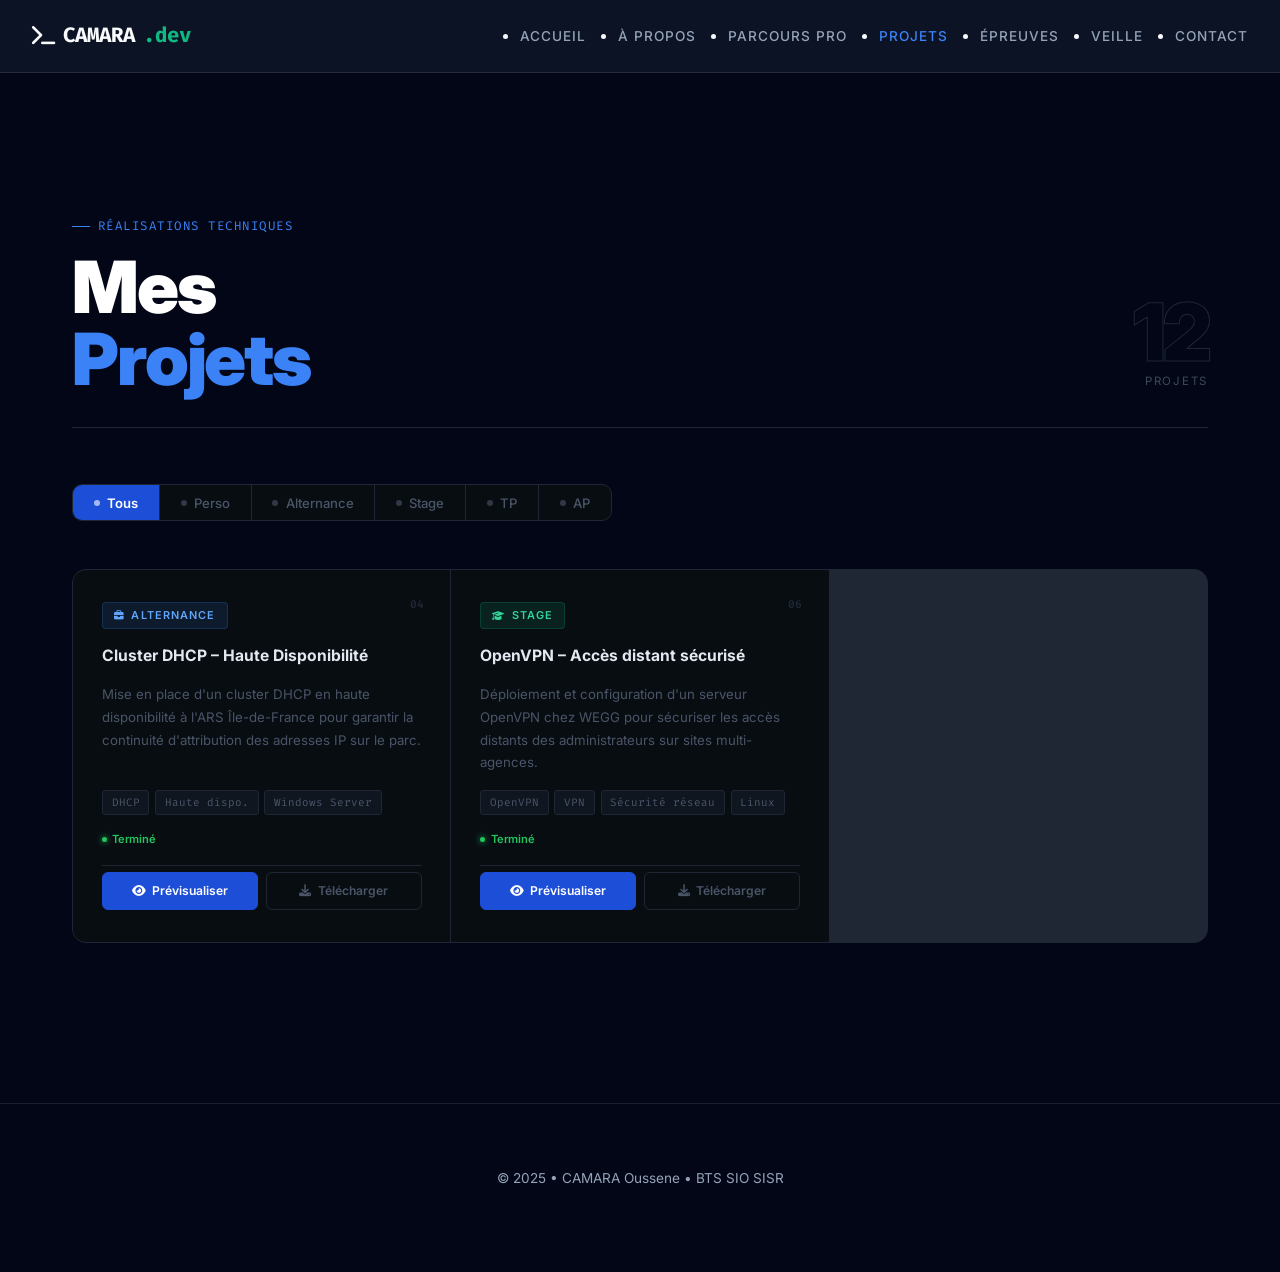
<file: projet.html>
<!DOCTYPE html>
<html lang="fr">
<head>
    <meta charset="UTF-8">
    <meta name="viewport" content="width=device-width, initial-scale=1.0">
    <title>Projets & Réalisations | CAMARA.dev</title>
    <link rel="stylesheet" href="assets/css/style.css">
    <link rel="stylesheet" href="https://cdnjs.cloudflare.com/ajax/libs/font-awesome/6.4.0/css/all.min.css">
    <link href="https://fonts.googleapis.com/css2?family=Fira+Code:wght@400;500;600&family=Inter:wght@300;400;600;700;900&display=swap" rel="stylesheet">
    <style>
        * { box-sizing: border-box; }
        body { font-family: 'Inter', sans-serif; }

        /* ═══ HERO ═══════════════════════════════ */
        .ph-hero {
            padding: 5rem 0 2rem;
            display: grid;
            grid-template-columns: 1fr auto;
            align-items: end;
            gap: 2rem;
            border-bottom: 1px solid #1e2733;
            margin-bottom: 3.5rem;
        }
        .ph-hero-left .eyebrow {
            font-family: 'Fira Code', monospace;
            font-size: 0.78rem;
            color: #3b82f6;
            letter-spacing: 0.12em;
            text-transform: uppercase;
            margin-bottom: 0.9rem;
            display: flex;
            align-items: center;
            gap: 0.5rem;
        }
        .ph-hero-left .eyebrow::before {
            content: '';
            display: inline-block;
            width: 18px;
            height: 1px;
            background: #3b82f6;
        }
        .ph-hero-left h1 {
            font-size: clamp(2.8rem, 6vw, 4.5rem);
            font-weight: 900;
            line-height: 1;
            color: #fff;
            margin: 0;
            letter-spacing: -0.03em;
        }
        .ph-hero-left h1 span { color: #3b82f6; }
        .ph-hero-right { text-align: right; padding-bottom: 0.3rem; }
        .ph-hero-right .count {
            font-size: 5rem;
            font-weight: 900;
            color: transparent;
            -webkit-text-stroke: 1px #1e2733;
            line-height: 1;
            letter-spacing: -0.05em;
            user-select: none;
        }
        .ph-hero-right .count-label {
            font-size: 0.72rem;
            text-transform: uppercase;
            letter-spacing: 0.15em;
            color: #3d4a5a;
        }

        /* ═══ FILTERS ════════════════════════════ */
        .ph-filters {
            display: flex;
            gap: 0;
            border: 1px solid #1e2733;
            border-radius: 10px;
            overflow: hidden;
            width: fit-content;
            margin-bottom: 3rem;
            background: #080d12;
        }
        .ph-filter {
            padding: 0.6rem 1.3rem;
            font-size: 0.82rem;
            font-weight: 500;
            font-family: 'Inter', sans-serif;
            color: #4a5568;
            background: transparent;
            border: none;
            border-right: 1px solid #1e2733;
            cursor: pointer;
            transition: all 0.2s;
            display: flex;
            align-items: center;
            gap: 0.45rem;
            white-space: nowrap;
        }
        .ph-filter:last-child { border-right: none; }
        .ph-filter:hover { color: #cbd5e1; background: #0f1620; }
        .ph-filter.active { color: #fff; background: #1d4ed8; font-weight: 600; }
        .ph-filter .dot {
            width: 6px; height: 6px;
            border-radius: 50%;
            background: currentColor;
            opacity: 0.6;
        }

        /* ═══ GRID ═══════════════════════════════ */
        .ph-grid {
            display: grid;
            grid-template-columns: repeat(auto-fill, minmax(340px, 1fr));
            gap: 1px;
            background: #1e2733;
            border: 1px solid #1e2733;
            border-radius: 14px;
            overflow: hidden;
            margin-bottom: 6rem;
        }

        /* ═══ CARD ═══════════════════════════════ */
        .ph-card {
            background: #080d12;
            padding: 2rem 1.8rem;
            display: flex;
            flex-direction: column;
            gap: 1rem;
            position: relative;
            transition: background 0.2s;
        }
        .ph-card:hover { background: #0c1219; }
        .ph-card.hidden { display: none; }

        .ph-card-index {
            position: absolute;
            top: 1.6rem; right: 1.6rem;
            font-family: 'Fira Code', monospace;
            font-size: 0.7rem;
            color: #1e2733;
            font-weight: 600;
            letter-spacing: 0.05em;
        }

        /* category chips */
        .ph-cat-chip {
            display: inline-flex;
            align-items: center;
            gap: 0.4rem;
            font-size: 0.68rem;
            font-weight: 600;
            text-transform: uppercase;
            letter-spacing: 0.1em;
            padding: 0.22rem 0.7rem;
            border-radius: 4px;
            width: fit-content;
        }
        .chip-perso     { background: rgba(168,85,247,0.12); color: #a855f7; border: 1px solid rgba(168,85,247,0.2); }
        .chip-alternance{ background: rgba(59,130,246,0.12);  color: #60a5fa; border: 1px solid rgba(59,130,246,0.2); }
        .chip-stage     { background: rgba(16,185,129,0.12);  color: #34d399; border: 1px solid rgba(16,185,129,0.2); }
        .chip-tp        { background: rgba(245,158,11,0.12);  color: #fbbf24; border: 1px solid rgba(245,158,11,0.2); }
        .chip-ap        { background: rgba(239,68,68,0.12);   color: #f87171; border: 1px solid rgba(239,68,68,0.2); }

        .ph-card h3 {
            font-size: 0.98rem;
            font-weight: 700;
            color: #e2e8f0;
            margin: 0;
            line-height: 1.45;
        }
        .ph-card p {
            font-size: 0.83rem;
            color: #4a5568;
            line-height: 1.7;
            margin: 0;
            flex-grow: 1;
        }

        /* tags */
        .ph-tags { display: flex; flex-wrap: wrap; gap: 0.35rem; }
        .ph-tag {
            font-family: 'Fira Code', monospace;
            font-size: 0.68rem;
            padding: 0.18rem 0.55rem;
            border-radius: 3px;
            background: #0f1620;
            border: 1px solid #1e2733;
            color: #4a5568;
            transition: color 0.2s, border-color 0.2s;
        }
        .ph-card:hover .ph-tag { color: #64748b; border-color: #2a3542; }

        /* status */
        .ph-status {
            font-size: 0.7rem;
            font-weight: 600;
            display: flex;
            align-items: center;
            gap: 0.35rem;
        }
        .ph-status::before {
            content: '';
            width: 5px; height: 5px;
            border-radius: 50%;
            display: inline-block;
        }
        .status-done { color: #22c55e; }
        .status-done::before { background: #22c55e; box-shadow: 0 0 6px #22c55e; }
        .status-wip  { color: #f59e0b; }
        .status-wip::before  { background: #f59e0b; }
        .status-soon { color: #3d4a5a; }
        .status-soon::before { background: #3d4a5a; }

        /* actions */
        .ph-actions {
            display: flex;
            gap: 0.5rem;
            padding-top: 0.4rem;
            border-top: 1px solid #1e2733;
            margin-top: auto;
        }
        .ph-btn {
            flex: 1;
            display: inline-flex;
            align-items: center;
            justify-content: center;
            gap: 0.4rem;
            padding: 0.5rem 0.8rem;
            border-radius: 6px;
            font-size: 0.76rem;
            font-weight: 600;
            text-decoration: none;
            transition: all 0.18s;
            border: 1px solid transparent;
            cursor: pointer;
            font-family: 'Inter', sans-serif;
        }
        .ph-btn-primary { background: #1d4ed8; color: #fff; border-color: #1d4ed8; }
        .ph-btn-primary:hover { background: #2563eb; border-color: #2563eb; transform: translateY(-1px); }
        .ph-btn-ghost { background: transparent; color: #4a5568; border-color: #1e2733; }
        .ph-btn-ghost:hover { color: #94a3b8; border-color: #2a3542; }
        .ph-btn-disabled {
            opacity: 0.25;
            pointer-events: none;
            background: transparent;
            color: #4a5568;
            border-color: #1e2733;
        }

        /* empty state */
        .ph-empty {
            display: none;
            text-align: center;
            padding: 5rem 2rem;
            background: #080d12;
            color: #3d4a5a;
        }
        .ph-empty i { font-size: 2rem; margin-bottom: 1rem; display: block; }

        /* animation */
        @keyframes cardIn {
            from { opacity: 0; transform: translateY(12px); }
            to   { opacity: 1; transform: translateY(0); }
        }
        .ph-card { animation: cardIn 0.3s ease both; }

        /* responsive */
        @media (max-width: 700px) {
            .ph-hero { grid-template-columns: 1fr; }
            .ph-hero-right { display: none; }
            .ph-filters { flex-wrap: wrap; width: 100%; }
            .ph-filter { border-right: none; border-bottom: 1px solid #1e2733; flex: 1 1 40%; justify-content: center; }
        }
    </style>
</head>
<body>
    <header>
        <div class="header-container">
            <a href="index.html" class="logo" style="text-decoration:none;">
                <i class="fas fa-terminal"></i> CAMARA<span>.dev</span>
            </a>
            <div class="menu-toggle" id="mobile-menu"><i class="fas fa-bars"></i></div>
            <nav>
                <ul class="nav-links">
                    <li><a href="index.html">Accueil</a></li>
                    <li><a href="about.html">À propos</a></li>
                    <li><a href="Entreprise.html">Parcours Pro</a></li>
                    <li><a href="projets.html" class="active">Projets</a></li>
                    <li><a href="epreuve.html">Épreuves</a></li>
                    <li><a href="veille.html">Veille</a></li>
                    <li><a href="contact.html">Contact</a></li>
                </ul>
            </nav>
        </div>
    </header>

    <main>
        <!-- HERO -->
        <div class="ph-hero">
            <div class="ph-hero-left">
                <div class="eyebrow">Réalisations techniques</div>
                <h1>Mes<br><span>Projets</span></h1>
            </div>
            <div class="ph-hero-right">
                <div class="count" id="totalCount">12</div>
                <div class="count-label">projets</div>
            </div>
        </div>

        <!-- FILTERS -->
        <div class="ph-filters">
            <button class="ph-filter active" data-filter="all"><span class="dot"></span> Tous</button>
            <button class="ph-filter" data-filter="perso"><span class="dot"></span> Perso</button>
            <button class="ph-filter" data-filter="alternance"><span class="dot"></span> Alternance</button>
            <button class="ph-filter" data-filter="stage"><span class="dot"></span> Stage</button>
            <button class="ph-filter" data-filter="tp"><span class="dot"></span> TP</button>
            <button class="ph-filter" data-filter="ap"><span class="dot"></span> AP</button>
        </div>

        <!-- GRID -->
        <div class="ph-grid" id="phGrid">

            <!-- PERSO -->
            

            <!-- ALTERNANCE -->
            <div class="ph-card" data-category="alternance">
                <span class="ph-card-index">04</span>
                <span class="ph-cat-chip chip-alternance"><i class="fas fa-briefcase" style="font-size:.6rem;"></i> Alternance</span>
                <h3>Cluster DHCP – Haute Disponibilité</h3>
                <p>Mise en place d'un cluster DHCP en haute disponibilité à l'ARS Île-de-France pour garantir la continuité d'attribution des adresses IP sur le parc.</p>
                <div class="ph-tags">
                    <span class="ph-tag">DHCP</span><span class="ph-tag">Haute dispo.</span><span class="ph-tag">Windows Server</span>
                </div>
                <div class="ph-status status-done">Terminé</div>
                <div class="ph-actions">
                    <a href="assets/Documentation/DOCUMENTATION CLUSTER DHCP OUSSENE CAMARA.pdf" target="_blank" class="ph-btn ph-btn-primary"><i class="fas fa-eye"></i> Prévisualiser</a>
                    <a href="assets/Documentation/DOCUMENTATION CLUSTER DHCP OUSSENE CAMARA.pdf" download class="ph-btn ph-btn-ghost"><i class="fas fa-download"></i> Télécharger</a>
                </div>
            </div>

            <!-- STAGE -->
            <div class="ph-card" data-category="stage">
                <span class="ph-card-index">06</span>
                <span class="ph-cat-chip chip-stage"><i class="fas fa-graduation-cap" style="font-size:.6rem;"></i> Stage</span>
                <h3>OpenVPN – Accès distant sécurisé</h3>
                <p>Déploiement et configuration d'un serveur OpenVPN chez WEGG pour sécuriser les accès distants des administrateurs sur sites multi-agences.</p>
                <div class="ph-tags">
                    <span class="ph-tag">OpenVPN</span><span class="ph-tag">VPN</span><span class="ph-tag">Sécurité réseau</span><span class="ph-tag">Linux</span>
                </div>
                <div class="ph-status status-done">Terminé</div>
                <div class="ph-actions">
                    <a href="assets/Documentation/DOCUMENTATION OPENVPN OUSSENE CAMARA.pdf" target="_blank" class="ph-btn ph-btn-primary"><i class="fas fa-eye"></i> Prévisualiser</a>
                    <a href="assets/Documentation/DOCUMENTATION OPENVPN OUSSENE CAMARA.pdf" download class="ph-btn ph-btn-ghost"><i class="fas fa-download"></i> Télécharger</a>
                </div>
            </div>


            <!-- TP -->
           
            <!-- empty state -->
            <div class="ph-empty" id="phEmpty">
                <i class="fas fa-folder-open"></i>
                <p>Aucun projet dans cette catégorie.</p>
            </div>
        </div>
    </main>

    <footer>
        <p>&copy; 2025 • CAMARA Oussene • BTS SIO SISR</p>
    </footer>

    <script src="assets/js/script.js"></script>
    <script>
        const filters = document.querySelectorAll('.ph-filter');
        const cards   = document.querySelectorAll('.ph-card[data-category]');
        const empty   = document.getElementById('phEmpty');
        const counter = document.getElementById('totalCount');

        filters.forEach(btn => {
            btn.addEventListener('click', () => {
                filters.forEach(b => b.classList.remove('active'));
                btn.classList.add('active');
                const f = btn.dataset.filter;
                let visible = 0;
                cards.forEach(card => {
                    const show = f === 'all' || card.dataset.category === f;
                    if (show) {
                        card.classList.remove('hidden');
                        card.style.animationDelay = `${visible * 0.05}s`;
                        card.style.animation = 'none';
                        card.offsetHeight;
                        card.style.animation = '';
                        visible++;
                    } else {
                        card.classList.add('hidden');
                    }
                });
                counter.textContent = String(visible).padStart(2, '0');
                empty.style.display = visible === 0 ? 'block' : 'none';
            });
        });
    </script>
</body>
</html>
</file>
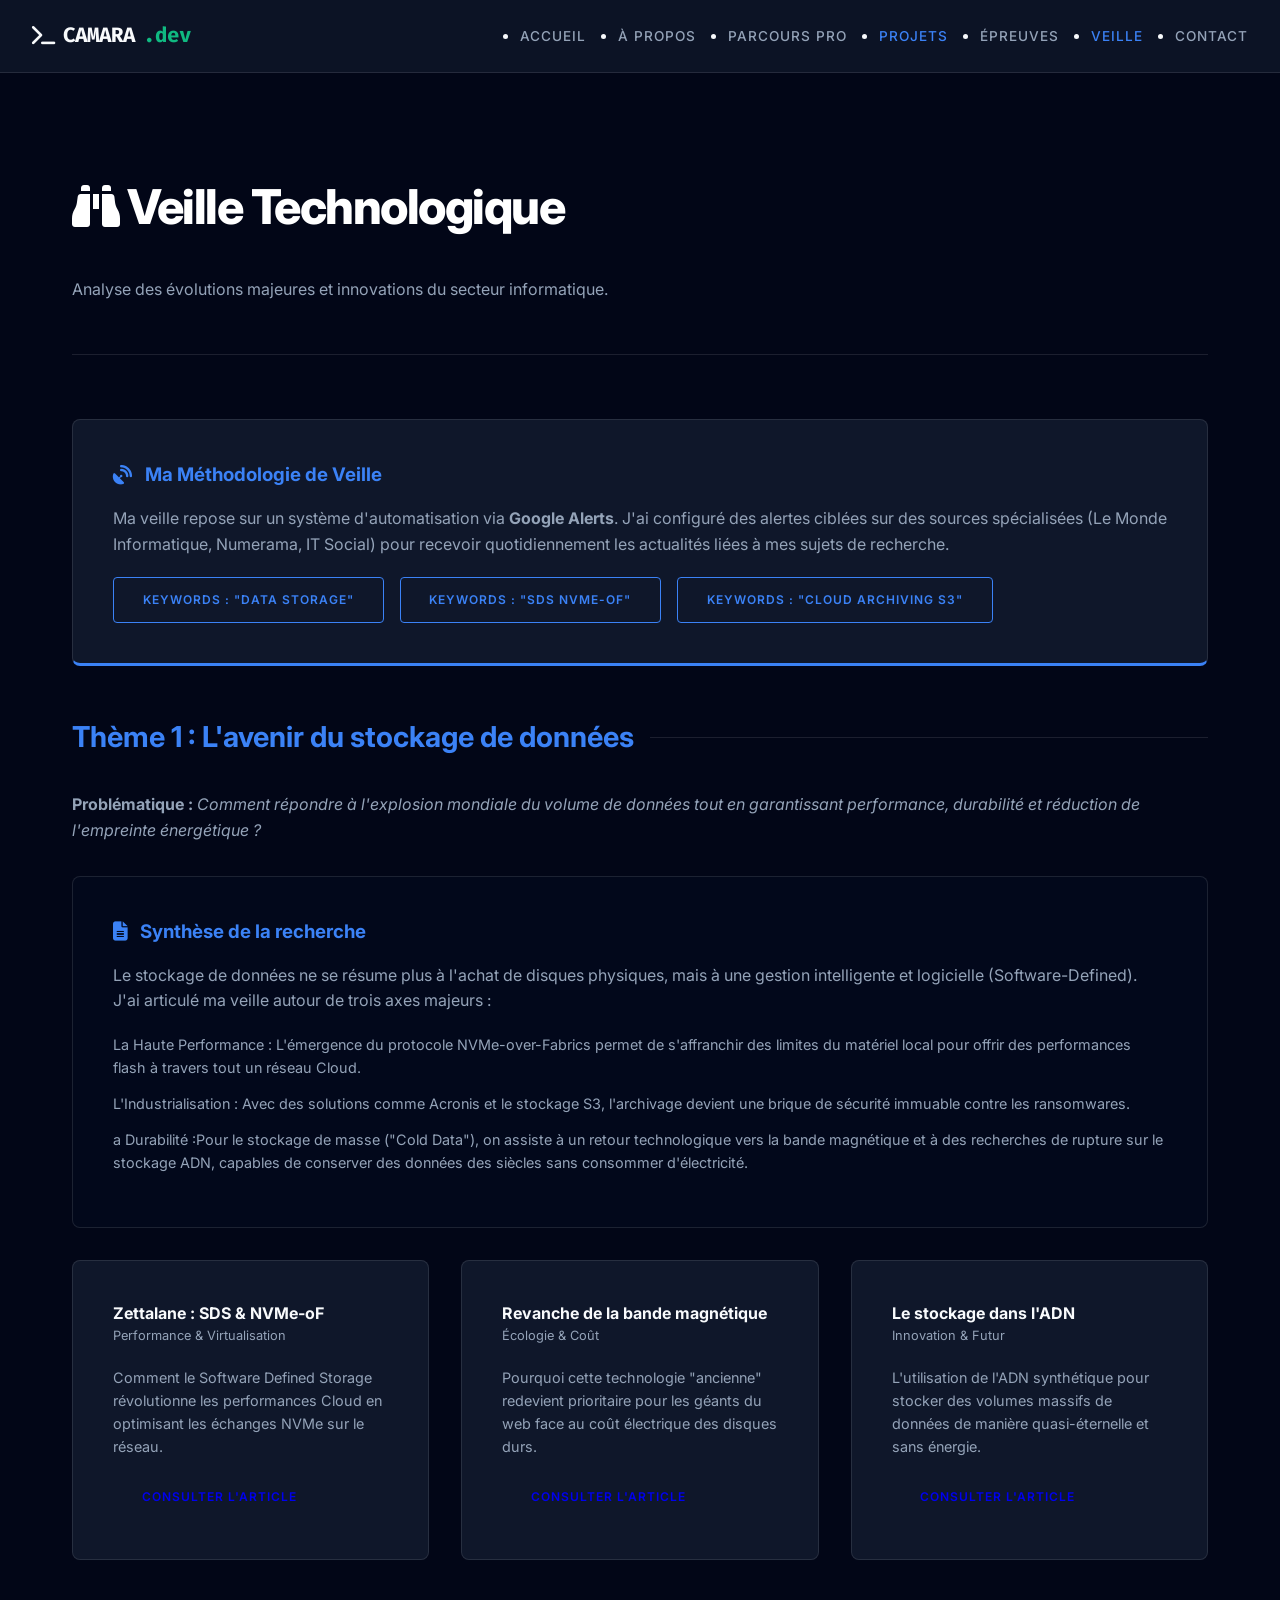
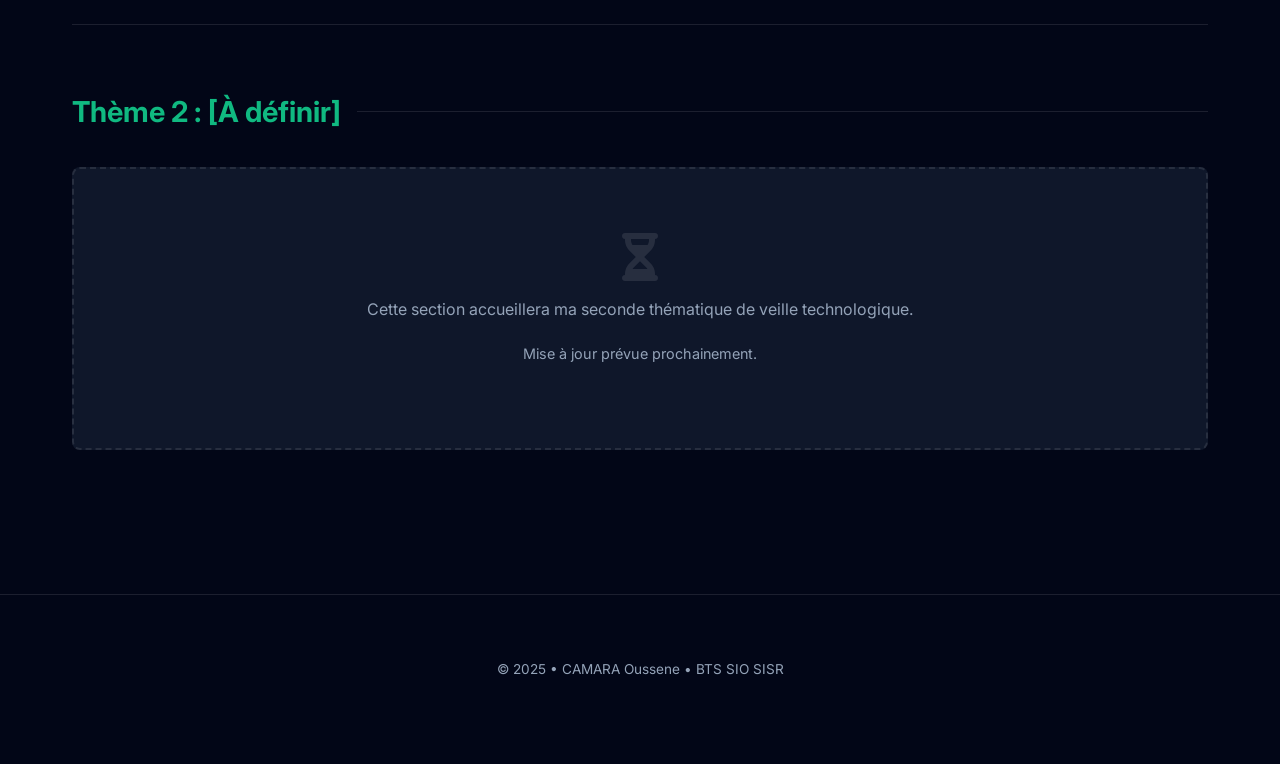
<file: veille.html>
<!DOCTYPE html>
<html lang="fr">
<head>
    <meta charset="UTF-8">
    <meta name="viewport" content="width=device-width, initial-scale=1.0">
    <title>Veille Technologique | CAMARA Oussene</title>
    <link rel="stylesheet" href="assets/css/style.css">
    <link rel="stylesheet" href="https://cdnjs.cloudflare.com/ajax/libs/font-awesome/6.4.0/css/all.min.css">
</head>
<body>
    <header>
    <div class="header-container">
        <a href="index.html" class="logo" style="text-decoration: none;">
            <i class="fas fa-terminal"></i> CAMARA<span>.dev</span>
        </a>
        
        <div class="menu-toggle" id="mobile-menu">
            <i class="fas fa-bars"></i>
        </div>

       <nav>
                <ul class="nav-links">
                    <li><a href="index.html">Accueil</a></li>
                    <li><a href="about.html">À propos</a></li>
                    <li><a href="Entreprise.html">Parcours Pro</a></li>
                    <li><a href="projet.html" class="active">Projets</a></li>
                    <li><a href="epreuve.html">Épreuves</a></li>
                    <li><a href="veille.html">Veille</a></li>
                    <li><a href="contact.html">Contact</a></li>
                </ul>
            </nav>
    </div>
</header>
    <main>
        <section class="hero" style="padding: 2rem 0;">
            <h1><i class="fas fa-binoculars"></i> Veille Technologique</h1>
            <p>Analyse des évolutions majeures et innovations du secteur informatique.</p>
        </section>

        <section class="card" style="margin-bottom: 3rem; border-bottom: 3px solid var(--primary);">
            <h3><i class="fas fa-satellite-dish"></i> Ma Méthodologie de Veille</h3>
            <p>Ma veille repose sur un système d'automatisation via <strong>Google Alerts</strong>. J'ai configuré des alertes ciblées sur des sources spécialisées (Le Monde Informatique, Numerama, IT Social) pour recevoir quotidiennement les actualités liées à mes sujets de recherche.</p>
            <div style="margin-top: 1rem; display: flex; gap: 1rem; flex-wrap: wrap;">
                <span class="btn" style="font-size: 0.75rem; background: var(--bg-card); color: var(--primary); border: 1px solid var(--primary);">Keywords : "Data Storage"</span>
                <span class="btn" style="font-size: 0.75rem; background: var(--bg-card); color: var(--primary); border: 1px solid var(--primary);">Keywords : "SDS NVMe-oF"</span>
                <span class="btn" style="font-size: 0.75rem; background: var(--bg-card); color: var(--primary); border: 1px solid var(--primary);">Keywords : "Cloud Archiving S3"</span>
            </div>
        </section>

        <section id="veille-data" style="margin-bottom: 4rem;">
            <div style="margin-bottom: 2rem;">
                <h2 style="color: var(--primary); font-size: 1.8rem;">Thème 1 : L'avenir du stockage de données</h2>
                <p><strong>Problématique :</strong> <em>Comment répondre à l'explosion mondiale du volume de données tout en garantissant performance, durabilité et réduction de l'empreinte énergétique ?</em></p>
            </div>

            <div class="card" style="background: rgba(59, 130, 246, 0.02); margin-bottom: 2rem;">
                <h3><i class="fas fa-file-alt"></i> Synthèse de la recherche</h3>
                <p>Le stockage de données ne se résume plus à l'achat de disques physiques, mais à une gestion intelligente et logicielle (Software-Defined). J'ai articulé ma veille autour de trois axes majeurs :</p>
                <ul style="margin-top: 1rem; line-height: 1.6;">
                    <li>La Haute Performance : L'émergence du protocole NVMe-over-Fabrics permet de s'affranchir des limites du matériel local pour offrir des performances flash à travers tout un réseau Cloud.</li>
                    <li>L'Industrialisation : Avec des solutions comme Acronis et le stockage S3, l'archivage devient une brique de sécurité immuable contre les ransomwares.</li>
                    <li>a Durabilité :Pour le stockage de masse ("Cold Data"), on assiste à un retour technologique vers la bande magnétique et à des recherches de rupture sur le stockage ADN, capables de conserver des données des siècles sans consommer d'électricité.</li>
                </ul>
            </div>

            <div class="grid-2">
                <article class="card">
                    <h4>Zettalane : SDS & NVMe-oF</h4>
                    <p class="text-muted" style="font-size: 0.8rem;">Performance & Virtualisation</p>
                    <p style="margin: 1rem 0; font-size: 0.9rem;">Comment le Software Defined Storage révolutionne les performances Cloud en optimisant les échanges NVMe sur le réseau.</p>
                    <a href="https://www.lemondeinformatique.fr/actualites/lire-zettalane%25A0mise-sur-le-sds%25A0nvmeet-8209-of%25A0pour-doper-le-stockage-cloud-99241.html" target="_blank" class="btn" style="font-size: 0.75rem;">Consulter l'article</a>
                </article>

                <article class="card">
                    <h4>Revanche de la bande magnétique</h4>
                    <p class="text-muted" style="font-size: 0.8rem;">Écologie & Coût</p>
                    <p style="margin: 1rem 0; font-size: 0.9rem;">Pourquoi cette technologie "ancienne" redevient prioritaire pour les géants du web face au coût électrique des disques durs.</p>
                    <a href="https://www.sciencesetavenir.fr/high-tech/data/stockage-de-donnees-la-revanche-de-la-bande-magnetique_190665" target="_blank" class="btn" style="font-size: 0.75rem;">Consulter l'article</a>
                </article>

                <article class="card">
                    <h4>Le stockage dans l'ADN</h4>
                    <p class="text-muted" style="font-size: 0.8rem;">Innovation & Futur</p>
                    <p style="margin: 1rem 0; font-size: 0.9rem;">L'utilisation de l'ADN synthétique pour stocker des volumes massifs de données de manière quasi-éternelle et sans énergie.</p>
                    <a href="https://www.numerama.com/tech/2165819-cette-startup-veut-stocker-les-donnees-dans-ladn-pour-alleger-la-facture-energetique-du-numerique.html" target="_blank" class="btn" style="font-size: 0.75rem;">Consulter l'article</a>
                </article>
            </div>
        </section>

        <hr style="border: 0; border-top: 1px solid var(--border); margin: 4rem 0;">

        <section id="veille-2">
            <h2 style="color: var(--accent);">Thème 2 : [À définir]</h2>
            <div class="card" style="display: flex; flex-direction: column; align-items: center; justify-content: center; padding: 4rem; text-align: center; border: 2px dashed var(--border);">
                <i class="fas fa-hourglass-half" style="font-size: 3rem; color: var(--border); margin-bottom: 1rem;"></i>
                <p>Cette section accueillera ma seconde thématique de veille technologique.</p>
                <p style="font-size: 0.9rem; color: var(--text-muted);">Mise à jour prévue prochainement.</p>
            </div>
        </section>
    </main>

    <footer>
        <p>&copy; 2025 • CAMARA Oussene • BTS SIO SISR</p>
    </footer>
    <script src="assets/js/script.js"></script>
</body>
</html>
</file>
<file: assets/css/style.css>
/* assets/css/style.css */
@import url('https://fonts.googleapis.com/css2?family=Inter:wght@300;400;500;600;700&family=Fira+Code:wght@400;500&display=swap');

:root {
    --bg-dark: #020617;
    --bg-card: #0f172a;
    --primary: #3b82f6;
    --accent: #10b981;
    --text-main: #f8fafc;
    --text-muted: #94a3b8;
    --border: rgba(255, 255, 255, 0.1);
    --glass: rgba(15, 23, 42, 0.8);
    --transition: all 0.4s cubic-bezier(0.4, 0, 0.2, 1);
}

* { margin: 0; padding: 0; box-sizing: border-box; }

body {
    font-family: 'Inter', sans-serif;
    background-color: var(--bg-dark);
    color: var(--text-main);
    line-height: 1.6;
    overflow-x: hidden;
}

/* --- LAYOUT --- */
main { max-width: 1200px; margin: 0 auto; padding: 4rem 2rem; min-height: 80vh; }
section { margin-bottom: 5rem; }
h1 { font-size: 3rem; font-weight: 800; letter-spacing: -1.5px; margin-bottom: 2rem; color: #fff; }
h2 { font-size: 1.8rem; font-weight: 700; margin-bottom: 2rem; display: flex; align-items: center; gap: 1rem; }
h2::after { content: ""; height: 1px; flex-grow: 1; background: var(--border); }
p { color: var(--text-muted); margin-bottom: 1.2rem; }

/* --- NAVIGATION --- */
header {
    background: var(--glass);
    backdrop-filter: blur(12px);
    border-bottom: 1px solid var(--border);
    position: sticky; top: 0; z-index: 1000; padding: 1.2rem 0;
}
.header-container { max-width: 1300px; margin: 0 auto; padding: 0 2rem; display: flex; justify-content: space-between; align-items: center; }
.logo { font-family: 'Fira Code', monospace; font-weight: 600; font-size: 1.2rem; }
.nav-links { display: flex; gap: 2rem; }
.nav-links a { font-size: 0.85rem; font-weight: 500; color: var(--text-muted); text-transform: uppercase; letter-spacing: 1px; text-decoration: none; transition: var(--transition); }
.nav-links a:hover, .nav-links a.active { color: var(--primary); }

/* --- CARDS & GRIDS --- */
.grid-2 { display: grid; grid-template-columns: repeat(auto-fit, minmax(350px, 1fr)); gap: 2rem; }
.grid-3 { display: grid; grid-template-columns: repeat(auto-fit, minmax(280px, 1fr)); gap: 1.5rem; }
.card {
    background: var(--bg-card);
    border: 1px solid var(--border);
    padding: 2.5rem;
    border-radius: 8px;
    transition: var(--transition);
}
.card:hover { border-color: var(--primary); transform: translateY(-5px); }
.card h3 { color: var(--primary); margin-bottom: 1rem; display: flex; align-items: center; gap: 0.8rem; }
.card i { font-size: 1.2rem; }
.card ul { list-style: none; }
.card ul li { margin-bottom: 0.8rem; font-size: 0.9rem; color: var(--text-muted); display: flex; align-items: center; gap: 0.6rem; }

/* --- BOUTONS --- */
.btn {
    display: inline-block;
    padding: 0.8rem 1.8rem;
    border-radius: 4px;
    font-weight: 600;
    font-size: 0.85rem;
    text-transform: uppercase;
    letter-spacing: 1px;
    text-decoration: none;
    transition: var(--transition);
    cursor: pointer;
    border: none;
}
.btn-primary { background: var(--primary); color: #fff; }
.btn-primary:hover { transform: translateY(-2px); box-shadow: 0 10px 25px rgba(59, 130, 246, 0.3); }

/* --- TABLEAUX (Epreuves) --- */
table { width: 100%; border-collapse: collapse; margin-top: 1rem; background: var(--bg-card); border-radius: 8px; overflow: hidden; }
th { background: rgba(255,255,255,0.05); padding: 1.2rem; text-align: left; font-size: 0.8rem; text-transform: uppercase; color: var(--primary); }
td { padding: 1.2rem; border-bottom: 1px solid var(--border); font-size: 0.9rem; }

/* --- FORMULAIRES (Contact) --- */
.form-group { margin-bottom: 1.5rem; }
.form-group label { display: block; margin-bottom: 0.5rem; font-size: 0.9rem; color: #fff; }
input, textarea {
    width: 100%; padding: 1rem;
    background: rgba(255,255,255,0.03);
    border: 1px solid var(--border);
    border-radius: 4px; color: #fff; font-family: inherit;
}
input:focus, textarea:focus { outline: none; border-color: var(--primary); background: rgba(255,255,255,0.06); }

/* --- FOOTER --- */
footer { padding: 4rem 2rem; text-align: center; border-top: 1px solid var(--border); color: var(--text-muted); font-size: 0.85rem; }

/* --- SPECIAL: VIEWER & HERO --- */
.viewer-wrapper { background: #000; border: 1px solid var(--border); border-radius: 8px; }
.hero { text-align: left; padding: 4rem 0; border-bottom: 1px solid var(--border); margin-bottom: 4rem; }

/* --- REGLAGE MENU MOBILE & LOGO --- */
.logo {
    color: var(--text-main);
    font-weight: 700;
    font-size: 1.3rem;
    display: flex;
    align-items: center;
    gap: 0.5rem;
}

.logo span { color: var(--accent); }

.menu-toggle {
    display: none; /* Caché sur PC */
    cursor: pointer;
    font-size: 1.5rem;
    color: var(--text-main);
}

@media (max-width: 768px) {
    .menu-toggle { display: block; } /* Visible sur Mobile */
    .nav-links {
        display: none;
        flex-direction: column;
        position: absolute;
        top: 100%; left: 0; width: 100%;
        background: var(--bg-card);
        padding: 2rem;
        border-bottom: 1px solid var(--border);
    }
    .nav-links.active { display: flex; }
}

/* --- CONTENEUR PDF VIEWER --- */
.viewer-wrapper {
    background: #000;
    border-radius: 8px;
    border: 1px solid var(--border);
    overflow: hidden;
}

iframe {
    border: none;
    background: #fff;
}
</file>
